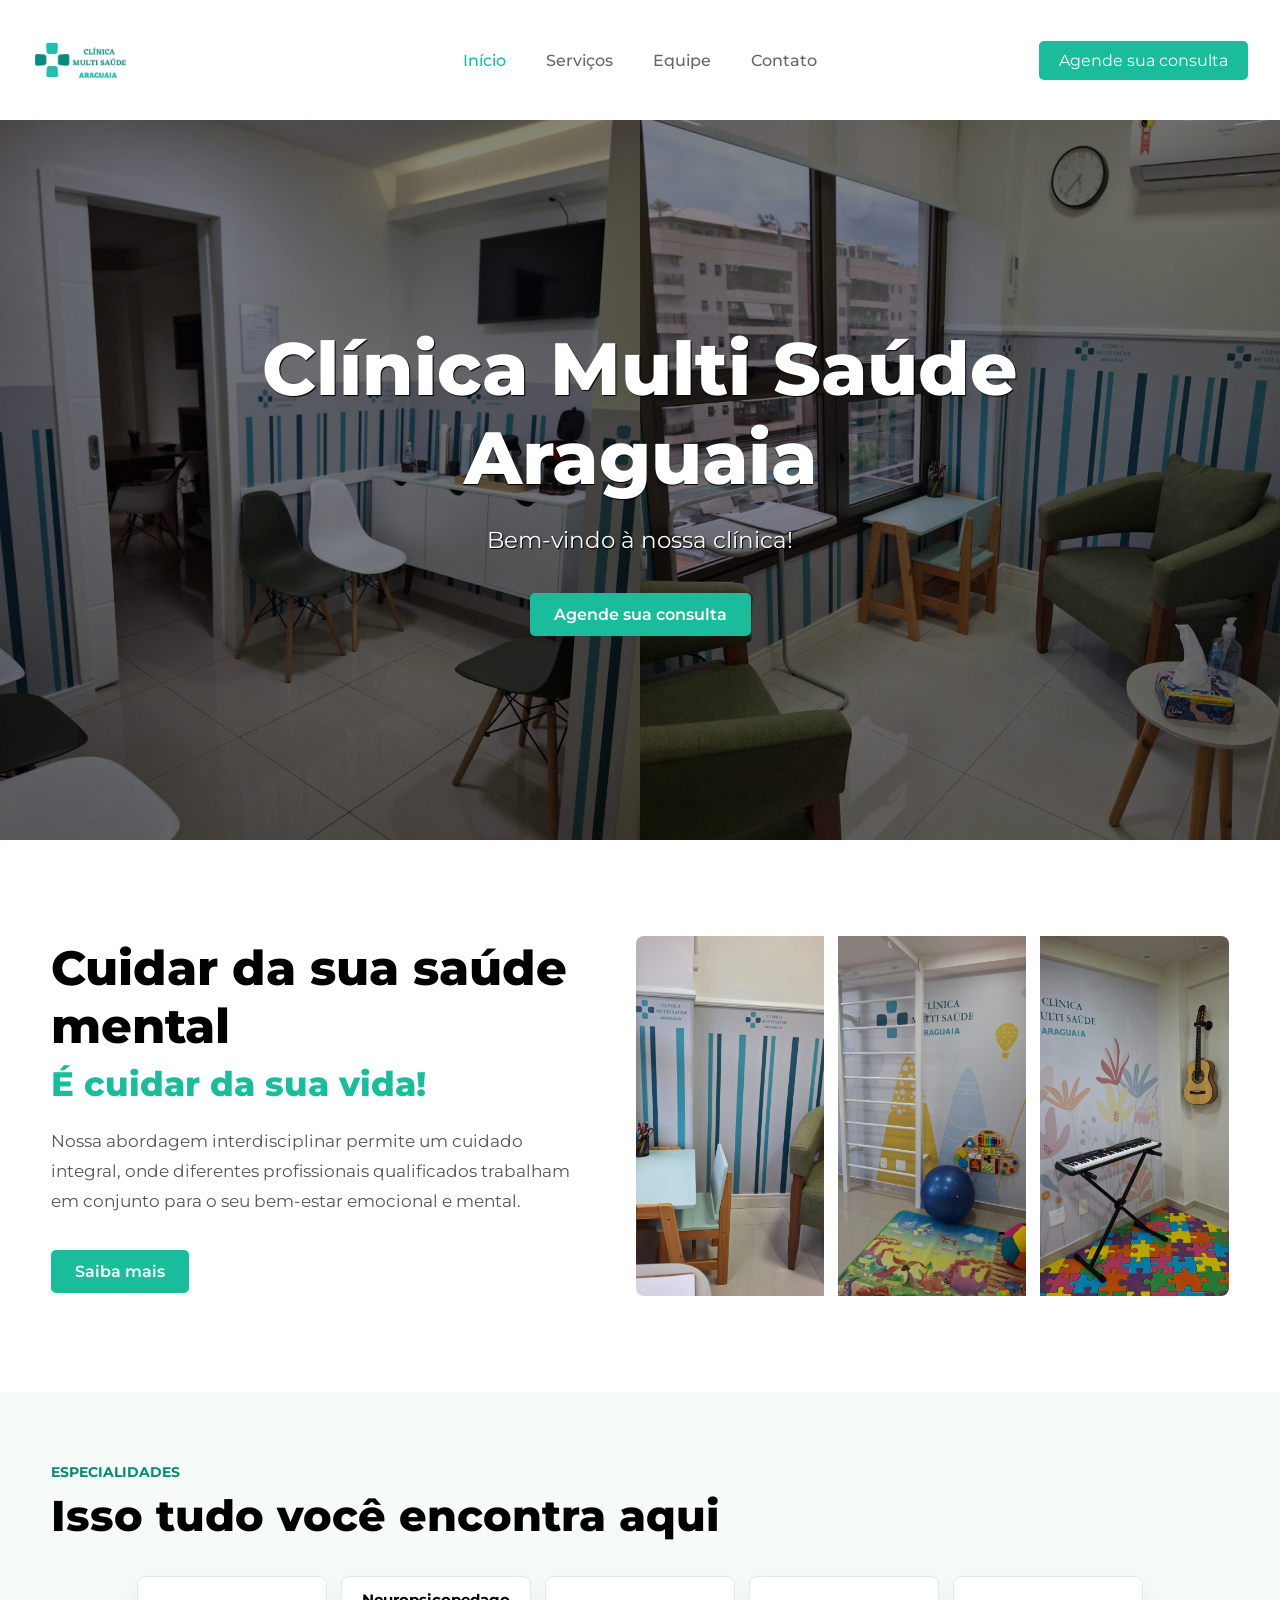
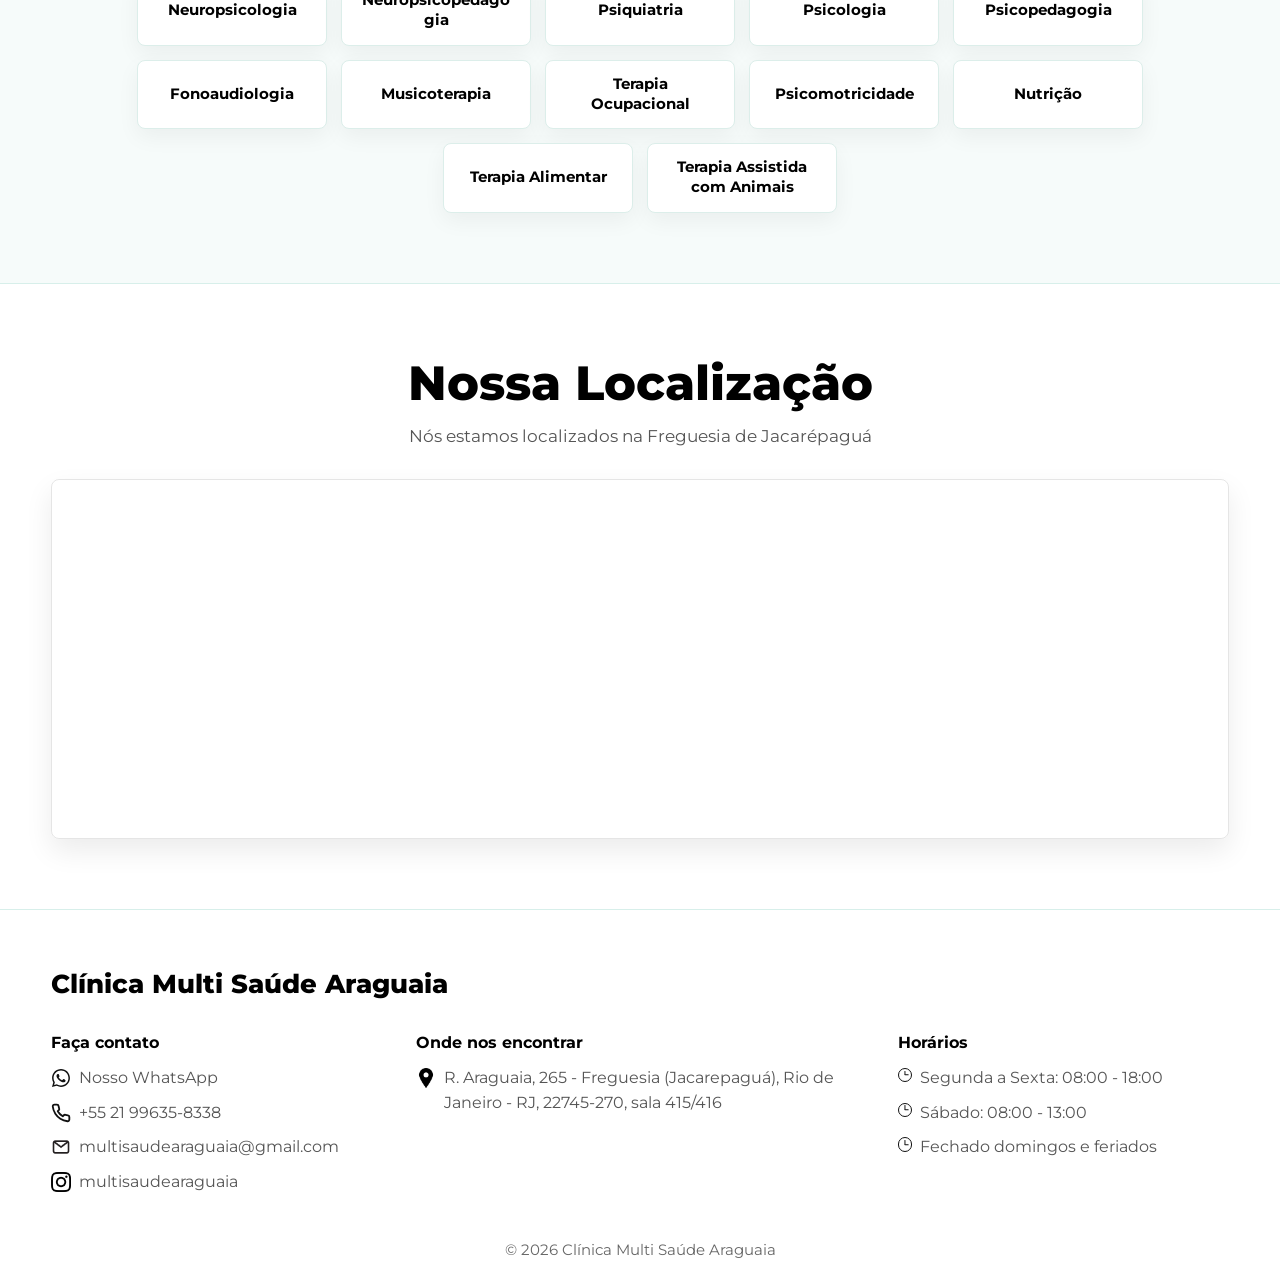
<file: index.html>
<!DOCTYPE html>
<html lang="pt-br">
<head>
    <meta charset="UTF-8">
    <meta name="viewport" content="width=device-width, initial-scale=1.0">
    <title>Clínica Multi Saúde Araguaia</title>
    <link rel="stylesheet" href="main.css">
    <link rel="preconnect" href="https://fonts.googleapis.com">
    <link rel="preconnect" href="https://fonts.gstatic.com" crossorigin>
    <link href="https://fonts.googleapis.com/css2?family=Montserrat:wght@400;500;600;700;800&display=swap" rel="stylesheet">
</head>
<body>
    <header>
        <a href="index.html" aria-label="Página inicial da Clínica Multi Saúde Araguaia">
            <img src="assets/images/logo-clinica-multi-saude.png" alt="Logo da Clínica Multi Saúde Araguaia" class="logo">
        </a>

        <nav>
            <div class="div-son">
                <a class="a-ativo" href="index.html">Início</a>
                <a href="servicos.html">Serviços</a>
                <a href="equipe.html">Equipe</a>
                <a href="contato.html">Contato</a>
            </div>
        </nav>

        <a class="button-header a-button" href="https://wa.me/5521996358338?text=Ol%C3%A1%21%20Gostaria%20de%20agendar%20uma%20consulta">Agende sua consulta</a>
    </header>

    <main>
        <section class="hero-home">
            <img src="assets/images/clinica-ambiente-04.jpeg" alt="Ambiente da Clínica Multi Saúde Araguaia" class="hero-image hero-image-left">
            <img src="assets/images/clinica-ambiente-03.jpeg" alt="Sala da Clínica Multi Saúde Araguaia" class="hero-image hero-image-right">
            <div class="hero-overlay"></div>
            <div class="hero-content">
                <h1>Clínica Multi Saúde Araguaia</h1>
                <p>Bem-vindo à nossa clínica!</p>
                <a class="button-hero" href="https://wa.me/5521996358338?text=Ol%C3%A1%21%20Gostaria%20de%20agendar%20uma%20consulta">Agende sua consulta</a>
            </div>
        </section>

        <section class="home-intro">
            <div>
                <h2>Cuidar da sua saúde mental</h2>
                <h3>É cuidar da sua vida!</h3>
                <p>Nossa abordagem interdisciplinar permite um cuidado integral, onde diferentes profissionais qualificados trabalham em conjunto para o seu bem-estar emocional e mental.</p>
                <a class="saiba-mais" href="https://wa.me/5521996358338?text=Gostaria%20de%20saber%20mais%20sobre%20as%20especialidades%20atendidas%20na%20cl%C3%ADnica">Saiba mais</a>
            </div>

            <div class="intro-gallery" aria-label="Ambientes da clínica">
                <img src="assets/images/clinica-ambiente-02.jpeg" alt="Ambiente da clínica">
                <img src="assets/images/clinica-ambiente-01.jpeg" alt="Espaço de atendimento da clínica">
                <img src="assets/images/clinica-ambiente-05.jpeg" alt="Recepção da clínica">
            </div>
        </section>

        <section class="especialidades-resumo" aria-labelledby="especialidades-titulo">
            <div class="section-heading">
                <span>Especialidades</span>
                <h2 id="especialidades-titulo">Isso tudo você encontra aqui</h2>
            </div>

            <div class="cards-resumo">
                <article><a class='card-link' href='https://wa.me/5521996358338?text=Ol%C3%A1!%20Gostaria%20de%20mais%20informa%C3%A7%C3%B5es%20sobre%20o%20servi%C3%A7o%20de%20Neuropsicologia.'>Neuropsicologia</a></article>
                <article><a class='card-link' href='https://wa.me/5521996358338?text=Ol%C3%A1!%20Gostaria%20de%20mais%20informa%C3%A7%C3%B5es%20sobre%20o%20servi%C3%A7o%20de%20Neuropsicopedagogia.'>Neuropsicopedagogia</a></article>
                <article><a class='card-link' href='https://wa.me/5521996358338?text=Ol%C3%A1!%20Gostaria%20de%20mais%20informa%C3%A7%C3%B5es%20sobre%20o%20servi%C3%A7o%20de%20Psiquiatria.'>Psiquiatria</a></article>
                <article><a class='card-link' href='https://wa.me/5521996358338?text=Ol%C3%A1!%20Gostaria%20de%20mais%20informa%C3%A7%C3%B5es%20sobre%20o%20servi%C3%A7o%20de%20Psicologia.'>Psicologia</a></article>
                <article><a class='card-link' href='https://wa.me/5521996358338?text=Ol%C3%A1!%20Gostaria%20de%20mais%20informa%C3%A7%C3%B5es%20sobre%20o%20servi%C3%A7o%20de%20Psicopedagogia.'>Psicopedagogia</a></article>
                <article><a class='card-link' href='https://wa.me/5521996358338?text=Ol%C3%A1!%20Gostaria%20de%20mais%20informa%C3%A7%C3%B5es%20sobre%20o%20servi%C3%A7o%20de%20Fonoaudiologia.'>Fonoaudiologia</a></article>
                <article><a class='card-link' href='https://wa.me/5521996358338?text=Ol%C3%A1!%20Gostaria%20de%20mais%20informa%C3%A7%C3%B5es%20sobre%20o%20servi%C3%A7o%20de%20Musicoterapia.'>Musicoterapia</a></article>
                <article><a class='card-link' href='https://wa.me/5521996358338?text=Ol%C3%A1!%20Gostaria%20de%20mais%20informa%C3%A7%C3%B5es%20sobre%20o%20servi%C3%A7o%20de%20Terapia%20Ocupacional.'>Terapia Ocupacional</a></article>
                <article><a class='card-link' href='https://wa.me/5521996358338?text=Ol%C3%A1!%20Gostaria%20de%20mais%20informa%C3%A7%C3%B5es%20sobre%20o%20servi%C3%A7o%20de%20Psicomotricidade.'>Psicomotricidade</a></article>
                <article><a class='card-link' href='https://wa.me/5521996358338?text=Ol%C3%A1!%20Gostaria%20de%20mais%20informa%C3%A7%C3%B5es%20sobre%20o%20servi%C3%A7o%20de%20Nutri%C3%A7%C3%A3o.'>Nutrição</a></article>
                <article><a class='card-link' href='https://wa.me/5521996358338?text=Ol%C3%A1!%20Gostaria%20de%20mais%20informa%C3%A7%C3%B5es%20sobre%20o%20servi%C3%A7o%20de%20Terapia%20Alimentar.'>Terapia Alimentar</a></article>
                <article><a class='card-link' href='https://wa.me/5521996358338?text=Ol%C3%A1!%20Gostaria%20de%20mais%20informa%C3%A7%C3%B5es%20sobre%20o%20servi%C3%A7o%20de%20Terapia%20Assistida%20com%20Animais.'>Terapia Assistida com Animais</a></article>
            </div>
        </section>

        <section class="sobre-section">
            <div class="section-heading location-heading">
                <h1>Nossa Localização</h1>
                <p>Nós estamos localizados na Freguesia de Jacarépaguá</p>
            </div>
            <iframe src="https://www.google.com/maps/embed?pb=!1m18!1m12!1m3!1d3674.3453808333275!2d-43.3448821!3d-22.937504!2m3!1f0!2f0!3f0!3m2!1i1024!2i768!4f13.1!3m3!1m2!1s0x9bd963d129df23%3A0xee9b6e2b0e02d8f0!2sMulti%20Sa%C3%BAde%20Araguaia!5e0!3m2!1spt-BR!2sbr!4v1777832174890!5m2!1spt-BR!2sbr" class="maps-iframe" allowfullscreen="" loading="lazy" title="Localização da Clínica Multi Saúde Araguaia no Google Maps"></iframe>
        </section>
    </main>

    <footer>
        <h2>Clínica Multi Saúde Araguaia</h2>

        <section class="footer-grid">
            <div>
                <h3>Faça contato</h3>
                <a href="https://wa.me/5521996358338?text=Ol%C3%A1%21%20Gostaria%20de%20agendar%20uma%20consulta"><img class="footer-icon-img" src="assets/icons/whatsapp-black.svg" alt="" aria-hidden="true">Nosso WhatsApp</a>
                <a href="tel:+5521996358338"><img class="footer-icon-img" src="assets/icons/phone-black.svg" alt="" aria-hidden="true">+55 21 99635-8338</a>
                <a href="mailto:multisaudearaguaia@gmail.com"><img class="footer-icon-img" src="assets/icons/email.png" alt="" aria-hidden="true">multisaudearaguaia@gmail.com</a>
                <a href="https://www.instagram.com/multisaudearaguaia/"><img class="footer-icon-img" src="assets/icons/instagram.png" alt="" aria-hidden="true">multisaudearaguaia</a>
            </div>

            <div>
                <h3>Onde nos encontrar</h3>
                <a href="https://share.google/y9z24kZQit54DE8ys"><img class="footer-icon-img" src="assets/icons/location.png" alt="" aria-hidden="true"> R. Araguaia, 265 - Freguesia (Jacarepaguá), Rio de Janeiro - RJ, 22745-270, sala 415/416</a>
            </div>


            <div>
                <h3>Horários</h3>
                <p><span class="footer-icon footer-clock" aria-hidden="true"></span> Segunda a Sexta: 08:00 - 18:00</p>
                <p><span class="footer-icon footer-clock" aria-hidden="true"></span> Sábado: 08:00 - 13:00</p>
                <p><span class="footer-icon footer-clock" aria-hidden="true"></span> Fechado domingos e feriados</p>
            </div>
        </section>

        <p class="p-low">&copy; 2026 Clínica Multi Saúde Araguaia</p>
    </footer>

    <script src="arquivo.js"></script>
</body>
</html>
</file>
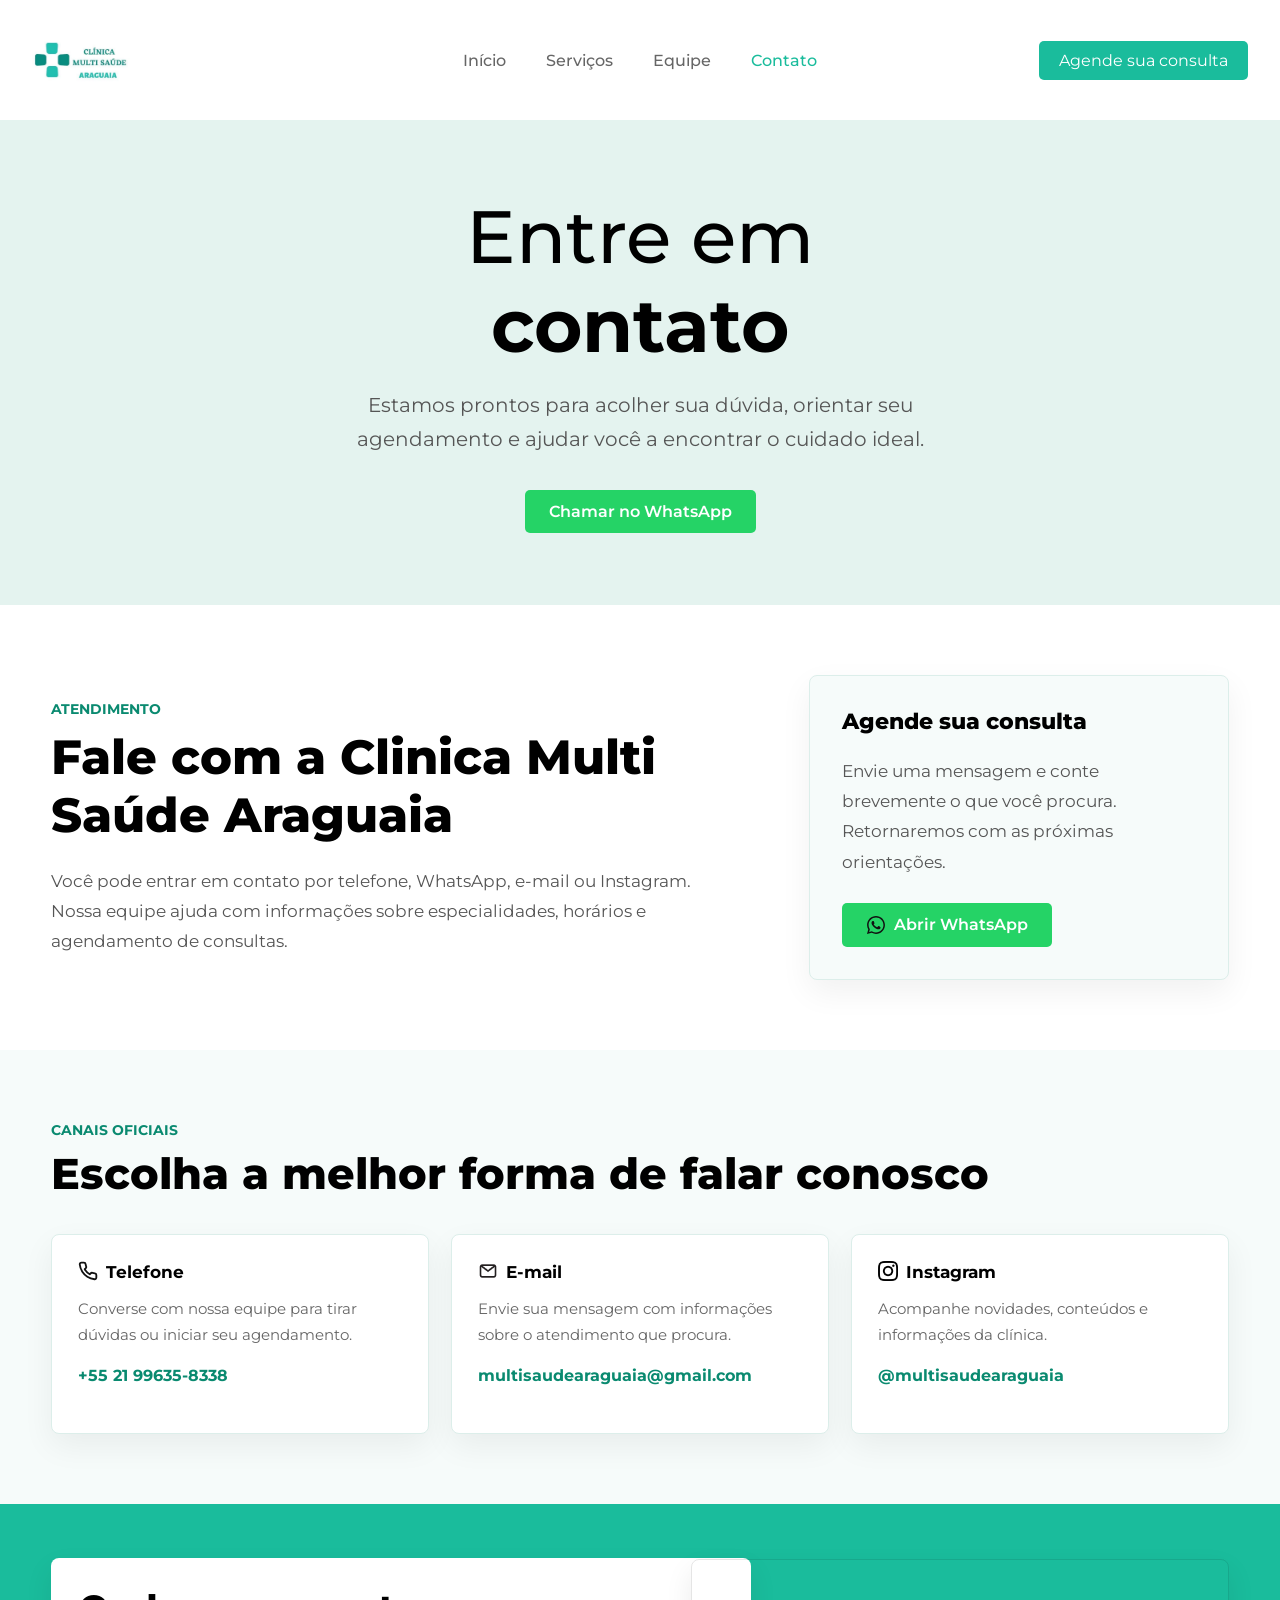
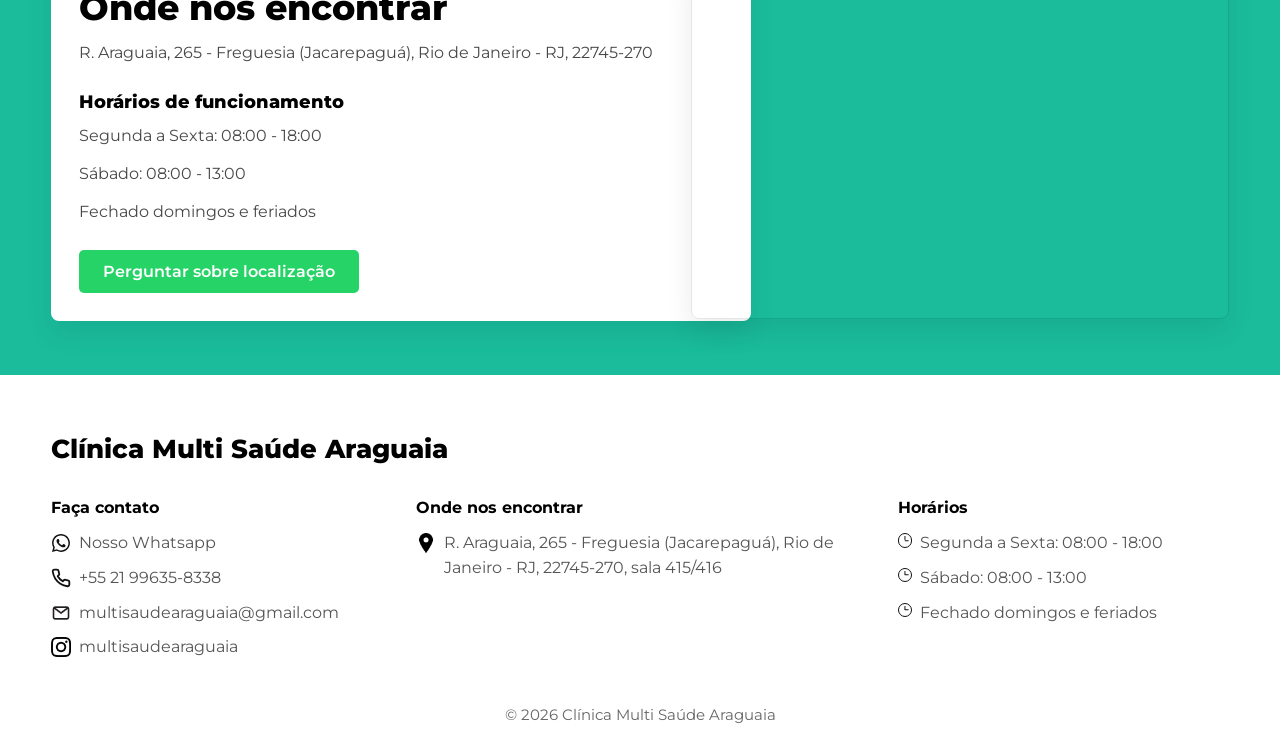
<file: contato.html>
<!DOCTYPE html>
<html lang="pt-br">
<head>
    <meta charset="UTF-8">
    <meta name="viewport" content="width=device-width, initial-scale=1.0">
    <title>Contato | Clinica Multi Saude Araguaia</title>
    <link rel="stylesheet" href="contato.css">
    <link rel="preconnect" href="https://fonts.googleapis.com">
    <link rel="preconnect" href="https://fonts.gstatic.com" crossorigin>
    <link href="https://fonts.googleapis.com/css2?family=Montserrat:wght@400;500;600;700;800&display=swap" rel="stylesheet">
</head>
<body>
    <header>
        <a href="index.html" aria-label="Página inicial da Clínica Multi Saúde Araguaia">
            <img src="assets/images/logo-clinica-multi-saude.png" alt="Logo da Clínica Multi Saúde Araguaia" class="logo">
        </a>

        <nav>
            <div class="div-son">
                <a href="index.html">Início</a>
                <a href="servicos.html">Serviços</a>
                <a href="equipe.html">Equipe</a>
                <a class="a-ativo" href="contato.html">Contato</a>
            </div>
        </nav>

        <a class="button-header a-button" href="https://wa.me/5521996358338?text=Ol%C3%A1%21%20Gostaria%20de%20agendar%20uma%20consulta">Agende sua consulta</a>
    </header>

    <main>
        <section class="hero-contato">
            <div class="hero-content">
                <h1>Entre em <b>contato</b></h1>
                <p>Estamos prontos para acolher sua dúvida, orientar seu agendamento e ajudar você a encontrar o cuidado ideal.</p>
                <a class="button-hero" href="https://wa.me/5521996358338?text=Ola! Gostaria de agendar uma consulta">Chamar no WhatsApp</a>
            </div>
        </section>

        <section class="contato-intro">
            <div>
                <span>Atendimento</span>
                <h2>Fale com a Clinica Multi Saúde Araguaia</h2>
                <p>Você pode entrar em contato por telefone, WhatsApp, e-mail ou Instagram. Nossa equipe ajuda com informações sobre especialidades, horários e agendamento de consultas.</p>
            </div>

            <div class="contato-card">
                <h3>Agende sua consulta</h3>
                <p>Envie uma mensagem e conte brevemente o que você procura. Retornaremos com as próximas orientações.</p>
                <a href="https://wa.me/5521996358338?text=Ola! Gostaria de agendar uma consulta"><img class="contact-icon" src="assets/icons/whatsapp-black.svg" alt="" aria-hidden="true">Abrir WhatsApp</a>
            </div>
        </section>

        <section class="canais" aria-labelledby="canais-titulo">
            <div class="section-heading">
                <span>Canais oficiais</span>
                <h2 id="canais-titulo">Escolha a melhor forma de falar conosco</h2>
            </div>

            <div class="cards-contato">
                <article>
                    <a class='card-link' href='tel:+5521996358338'>
                        <h3><img class="contact-icon" src="assets/icons/phone-black.svg" alt="" aria-hidden="true">Telefone</h3>
                        <p>Converse com nossa equipe para tirar dúvidas ou iniciar seu agendamento.</p>
                        <strong>+55 21 99635-8338</strong>
                    </a>
                </article>
                <article>
                    <a class='card-link' href='mailto:multisaudearaguaia@gmail.com'>
                        <h3><img class="contact-icon" src="assets/icons/email.png" alt="" aria-hidden="true">E-mail</h3>
                        <p>Envie sua mensagem com informações sobre o atendimento que procura.</p>
                        <strong>multisaudearaguaia@gmail.com</strong>
                    </a>
                </article>
                <article>
                    <a class='card-link' href='https://www.instagram.com/multisaudearaguaia/'>
                        <h3><img class="contact-icon" src="assets/icons/instagram.png" alt="" aria-hidden="true">Instagram</h3>
                        <p>Acompanhe novidades, conteúdos e informações da clínica.</p>
                        <strong>@multisaudearaguaia</strong>
                    </a>
                </article>
            </div>
        </section>

        <section class="localizacao">
            <div class="localizacao-texto">
                <h2>Onde nos encontrar</h2>
                <p>R. Araguaia, 265 - Freguesia (Jacarepaguá), Rio de Janeiro - RJ, 22745-270</p>
                <h3>Horários de funcionamento</h3>
                <p>Segunda a Sexta: 08:00 - 18:00</p>
                <p>Sábado: 08:00 - 13:00</p>
                <p>Fechado domingos e feriados</p>
                <a href='https://wa.me/5521996358338?text=Ol%C3%A1!%20Gostaria%20de%20mais%20informa%C3%A7%C3%B5es%20sobre%20a%20localiza%C3%A7%C3%A3o%20da%20cl%C3%ADnica.'>Perguntar sobre localização</a>
            </div>
            <iframe src="https://www.google.com/maps/embed?pb=!1m18!1m12!1m3!1d3674.3453808333275!2d-43.3448821!3d-22.937504!2m3!1f0!2f0!3f0!3m2!1i1024!2i768!4f13.1!3m3!1m2!1s0x9bd963d129df23%3A0xee9b6e2b0e02d8f0!2sMulti%20Sa%C3%BAde%20Araguaia!5e0!3m2!1spt-BR!2sbr!4v1777832174890!5m2!1spt-BR!2sbr" class="maps-iframe" allowfullscreen="" loading="lazy" title="Localizacao da Clinica Multi Saude Araguaia no Google Maps"></iframe>
        </section>
    </main>

    <footer>
        <h2>Clínica Multi Saúde Araguaia</h2>

        <section class="footer-grid">
            <div>
                <h3>Faça contato</h3>
                <a href="https://wa.me/5521996358338?text=Ol%C3%A1%21%20Gostaria%20de%20agendar%20uma%20consulta"><img class="footer-icon-img" src="assets/icons/whatsapp-black.svg" alt="" aria-hidden="true">Nosso Whatsapp</a>
                <a href="tel:+5521996358338"><img class="footer-icon-img" src="assets/icons/phone-black.svg" alt="" aria-hidden="true">+55 21 99635-8338</a>
                <a href="mailto:multisaudearaguaia@gmail.com"><img class="footer-icon-img" src="assets/icons/email.png" alt="" aria-hidden="true">multisaudearaguaia@gmail.com</a>
                <a href="https://www.instagram.com/multisaudearaguaia/"><img class="footer-icon-img" src="assets/icons/instagram.png" alt="" aria-hidden="true">multisaudearaguaia</a>
            </div>

            <div>
                <h3>Onde nos encontrar</h3>
                <a href="https://share.google/y9z24kZQit54DE8ys"><img class="footer-icon-img" src="assets/icons/location.png" alt="" aria-hidden="true"> R. Araguaia, 265 - Freguesia (Jacarepaguá), Rio de Janeiro - RJ, 22745-270, sala 415/416</a>
            </div>


            <div>
                <h3>Horários</h3>
                <p><span class="footer-icon footer-clock" aria-hidden="true"></span> Segunda a Sexta: 08:00 - 18:00</p>
                <p><span class="footer-icon footer-clock" aria-hidden="true"></span> Sábado: 08:00 - 13:00</p>
                <p><span class="footer-icon footer-clock" aria-hidden="true"></span> Fechado domingos e feriados</p>
            </div>
        </section>

        <p class="p-low">&copy; 2026 Clínica Multi Saúde Araguaia</p>
    </footer>

    <script src="arquivo.js"></script>
</body>
</html>
</file>
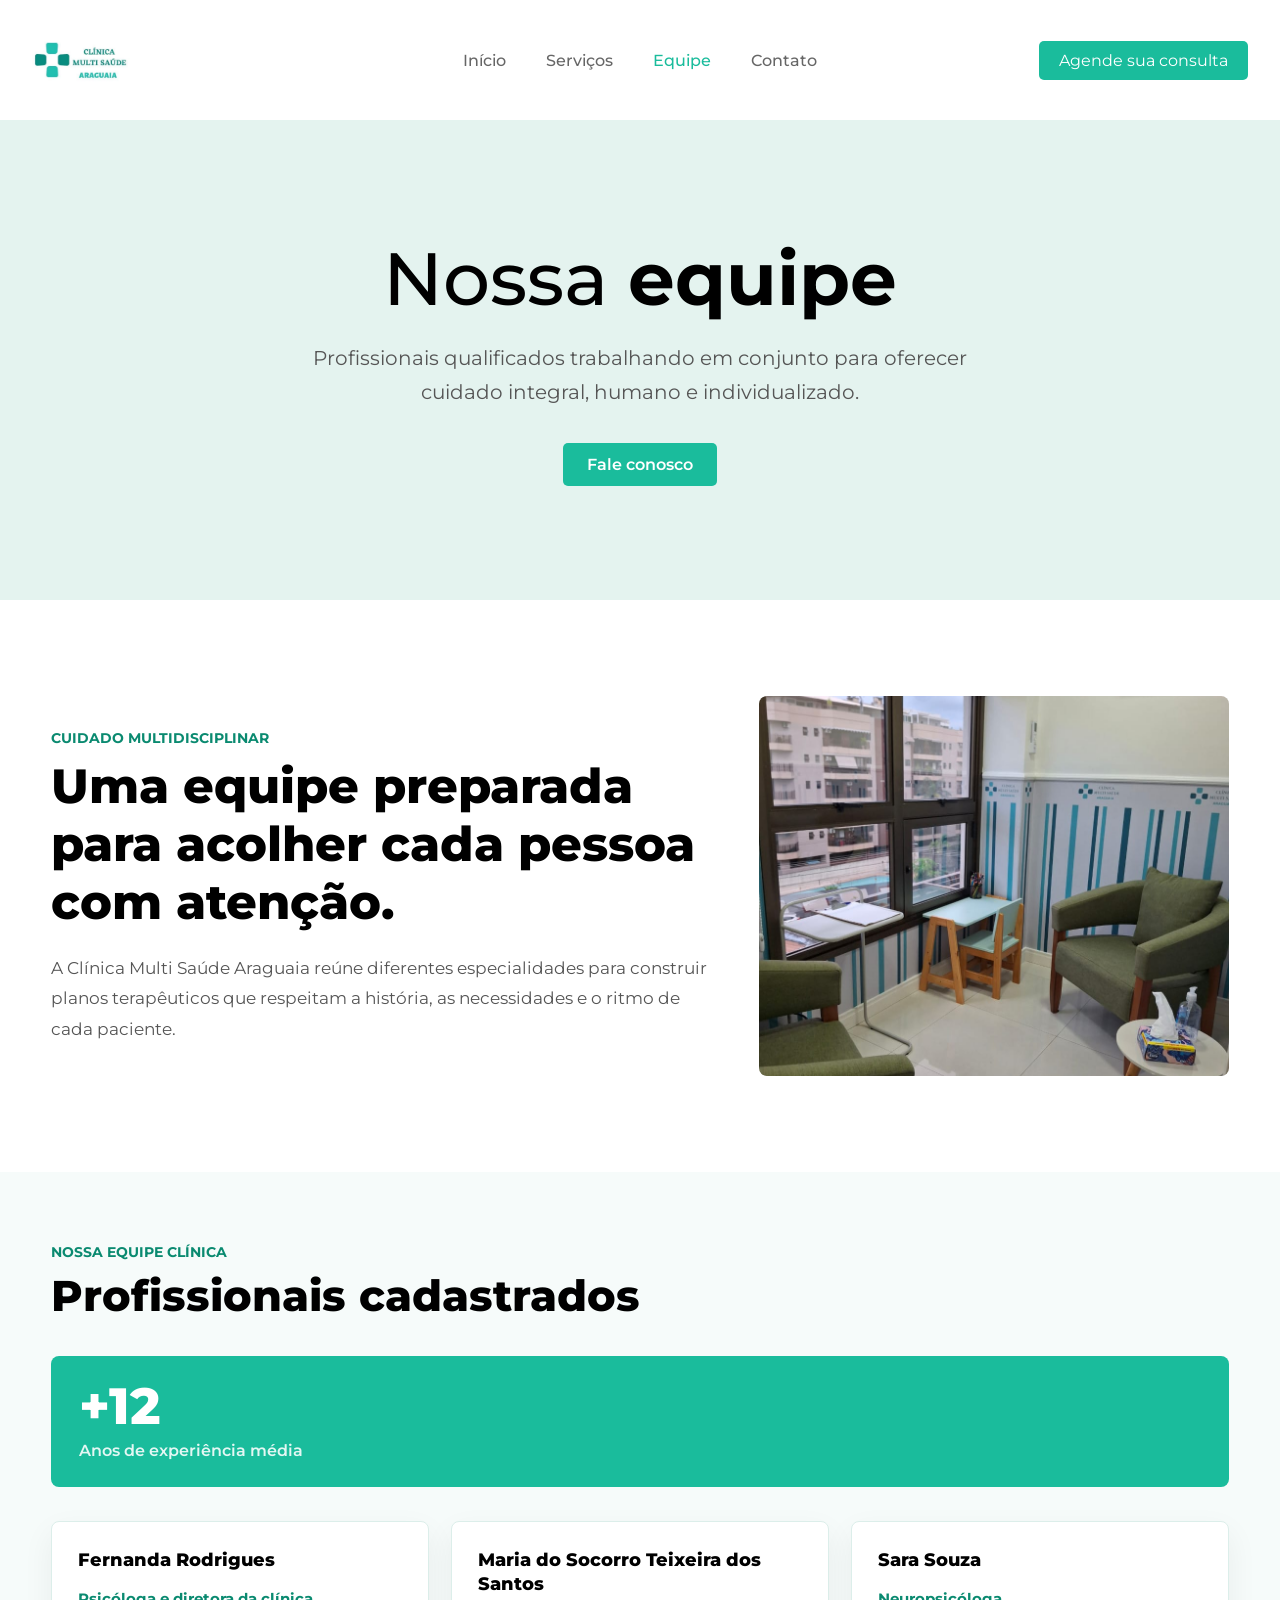
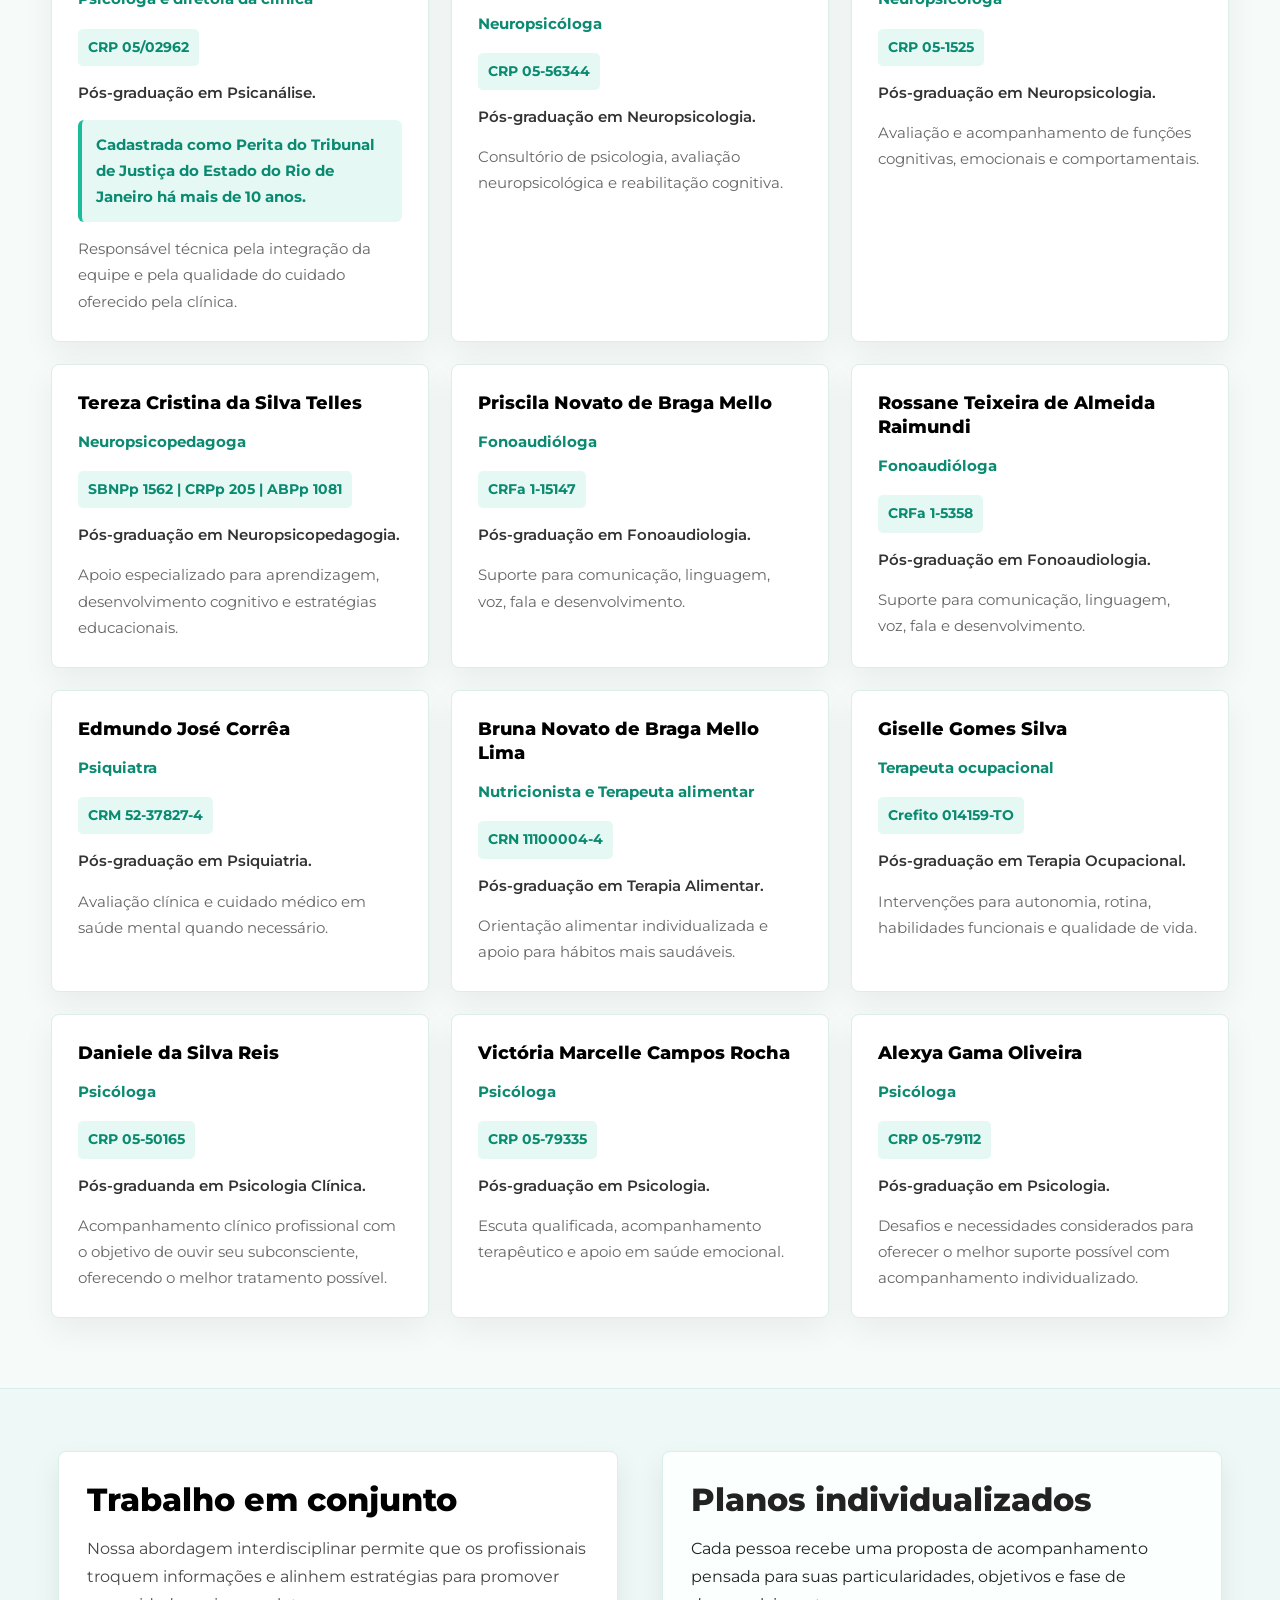
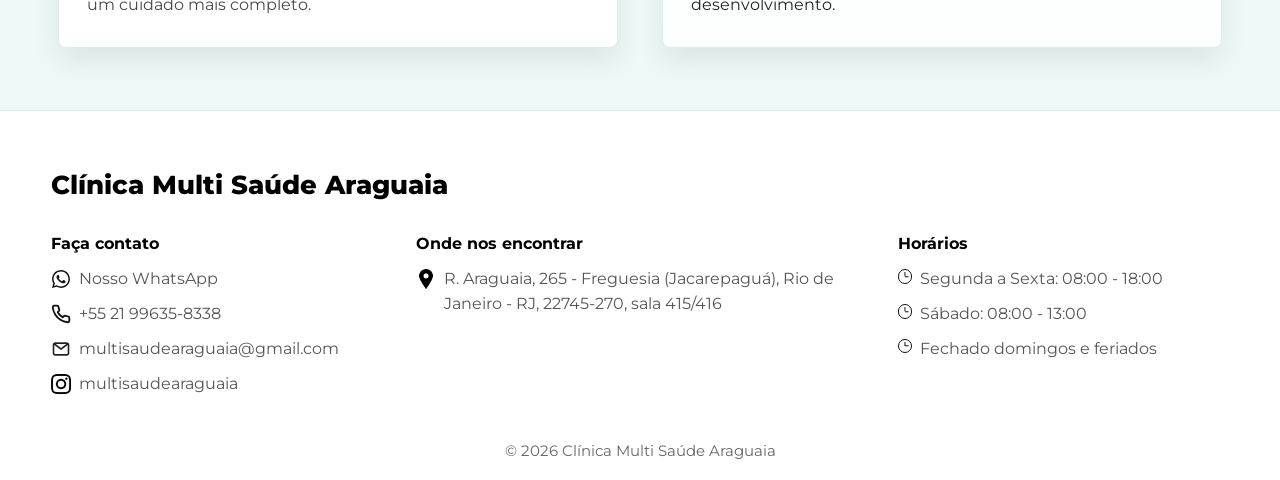
<file: equipe.html>
<!DOCTYPE html>
<html lang="pt-br">
<head>
    <meta charset="UTF-8">
    <meta name="viewport" content="width=device-width, initial-scale=1.0">
    <title>Equipe | Clínica Multi Saúde Araguaia</title>
    <link rel="stylesheet" href="equipe.css">
    <link rel="preconnect" href="https://fonts.googleapis.com">
    <link rel="preconnect" href="https://fonts.gstatic.com" crossorigin>
    <link href="https://fonts.googleapis.com/css2?family=Montserrat:wght@400;500;600;700;800&display=swap" rel="stylesheet">
</head>
<body>
    <header>
        <a href="index.html" aria-label="Página inicial da Clínica Multi Saúde Araguaia">
            <img src="assets/images/logo-clinica-multi-saude.png" alt="Logo da Clínica Multi Saúde Araguaia" class="logo">
        </a>

        <nav>
            <div class="div-son">
                <a href="index.html">Início</a>
                <a href="servicos.html">Serviços</a>
                <a class="a-ativo" href="equipe.html">Equipe</a>
                <a href="contato.html">Contato</a>
            </div>
        </nav>

        <a class="button-header a-button" href="https://wa.me/5521996358338?text=Ol%C3%A1%21%20Gostaria%20de%20agendar%20uma%20consulta">Agende sua consulta</a>
    </header>

    <main>
        <section class="hero-equipe">
            <div class="hero-content">
                <h1>Nossa <b>equipe</b></h1>
                <p>Profissionais qualificados trabalhando em conjunto para oferecer cuidado integral, humano e individualizado.</p>
                <a class="button-hero" href="https://wa.me/5521996358338?text=Ol%C3%A1%21%20Gostaria%20de%20conhecer%20a%20equipe%20da%20cl%C3%ADnica">Fale conosco</a>
            </div>
        </section>

        <section class="equipe-intro">
            <div>
                <span>Cuidado multidisciplinar</span>
                <h2>Uma equipe preparada para acolher cada pessoa com atenção.</h2>
                <p>A Clínica Multi Saúde Araguaia reúne diferentes especialidades para construir planos terapêuticos que respeitam a história, as necessidades e o ritmo de cada paciente.</p>
            </div>
            <img src="assets/images/clinica-ambiente-03.jpeg" alt="Espaço de atendimento da clínica">
        </section>

        <section class="profissionais" aria-labelledby="profissionais-titulo">
            <div class="section-heading">
                <span>Nossa equipe clínica</span>
                <h2 id="profissionais-titulo">Profissionais cadastrados</h2>
            </div>

            <div class="qualificacoes">
                <article>
                    <strong>+12</strong>
                    <span>Anos de experiência média</span>
                </article>
            </div>

            <div class="cards-equipe">
                <article class="diretora-tecnica">
                    <a class='card-link' href='https://wa.me/5521996358338?text=Ol%C3%A1!%20Gostaria%20de%20mais%20informa%C3%A7%C3%B5es%20sobre%20a%20profissional%20Fernanda%20Rodrigues.'>
<h3>Fernanda Rodrigues</h3>
                    <p class="cargo">Psicóloga e diretora da clínica</p>
                    <p class="registro">CRP 05/02962</p>
                    <p class="formacao">Pós-graduação em Psicanálise.</p>
                    <p class="perita-destaque">Cadastrada como Perita do Tribunal de Justiça do Estado do Rio de Janeiro há mais de 10 anos.</p>
                    <p>Responsável técnica pela integração da equipe e pela qualidade do cuidado oferecido pela clínica.</p>
                    </a>
                </article>
                <article>
                    <a class='card-link' href='https://wa.me/5521996358338?text=Ol%C3%A1!%20Gostaria%20de%20mais%20informa%C3%A7%C3%B5es%20sobre%20a%20profissional%20Maria%20do%20Socorro%20Teixeira%20dos%20Santos.'>
<h3>Maria do Socorro Teixeira dos Santos</h3>
                    <p class="cargo">Neuropsicóloga</p>
                    <p class="registro">CRP 05-56344</p>
                    <p class="formacao">Pós-graduação em Neuropsicologia.</p>
                    <p>Consultório de psicologia, avaliação neuropsicológica e reabilitação cognitiva.</p>
                    </a>
                </article>
                <article>
                    <a class='card-link' href='https://wa.me/5521996358338?text=Ol%C3%A1!%20Gostaria%20de%20mais%20informa%C3%A7%C3%B5es%20sobre%20a%20profissional%20Sara%20Souza.'>
<h3>Sara Souza</h3>
                    <p class="cargo">Neuropsicóloga</p>
                    <p class="registro">CRP 05-1525</p>
                    <p class="formacao">Pós-graduação em Neuropsicologia.</p>
                    <p>Avaliação e acompanhamento de funções cognitivas, emocionais e comportamentais.</p>
                    </a>
                </article>
                <article>
                    <a class='card-link' href='https://wa.me/5521996358338?text=Ol%C3%A1!%20Gostaria%20de%20mais%20informa%C3%A7%C3%B5es%20sobre%20a%20profissional%20Tereza%20Cristina%20da%20Silva%20Telles.'>
<h3>Tereza Cristina da Silva Telles</h3>
                    <p class="cargo">Neuropsicopedagoga</p>
                    <p class="registro">SBNPp 1562 | CRPp 205 | ABPp 1081</p>
                    <p class="formacao">Pós-graduação em Neuropsicopedagogia.</p>
                    <p>Apoio especializado para aprendizagem, desenvolvimento cognitivo e estratégias educacionais.</p>
                    </a>
                </article>
                <article>
                    <a class='card-link' href='https://wa.me/5521996358338?text=Ol%C3%A1!%20Gostaria%20de%20mais%20informa%C3%A7%C3%B5es%20sobre%20a%20profissional%20Priscila%20Novato%20de%20Braga%20Mello.'>
<h3>Priscila Novato de Braga Mello</h3>
                    <p class="cargo">Fonoaudióloga</p>
                    <p class="registro">CRFa 1-15147</p>
                    <p class="formacao">Pós-graduação em Fonoaudiologia.</p>
                    <p>Suporte para comunicação, linguagem, voz, fala e desenvolvimento.</p>
                    </a>
                </article>
                <article>
                    <a class='card-link' href='https://wa.me/5521996358338?text=Ol%C3%A1!%20Gostaria%20de%20mais%20informa%C3%A7%C3%B5es%20sobre%20a%20profissional%20Rossane%20Teixeira%20de%20Almeida%20Raimundi.'>
<h3>Rossane Teixeira de Almeida Raimundi</h3>
                    <p class="cargo">Fonoaudióloga</p>
                    <p class="registro">CRFa 1-5358</p>
                    <p class="formacao">Pós-graduação em Fonoaudiologia.</p>
                    <p>Suporte para comunicação, linguagem, voz, fala e desenvolvimento.</p>
                    </a>
                </article>
                <article>
                    <a class='card-link' href='https://wa.me/5521996358338?text=Ol%C3%A1!%20Gostaria%20de%20mais%20informa%C3%A7%C3%B5es%20sobre%20a%20profissional%20Edmundo%20Jos%C3%A9%20Corr%C3%AAa.'>
<h3>Edmundo José Corrêa</h3>
                    <p class="cargo">Psiquiatra</p>
                    <p class="registro">CRM 52-37827-4</p>
                    <p class="formacao">Pós-graduação em Psiquiatria.</p>
                    <p>Avaliação clínica e cuidado médico em saúde mental quando necessário.</p>
                    </a>
                </article>
                <article>
                    <a class='card-link' href='https://wa.me/5521996358338?text=Ol%C3%A1!%20Gostaria%20de%20mais%20informa%C3%A7%C3%B5es%20sobre%20a%20profissional%20Bruna%20Novato%20de%20Braga%20Mello%20Lima.'>
<h3>Bruna Novato de Braga Mello Lima</h3>
                    <p class="cargo">Nutricionista e Terapeuta alimentar</p>
                    <p class="registro">CRN 11100004-4</p>
                    <p class="formacao">Pós-graduação em Terapia Alimentar.</p>
                    <p>Orientação alimentar individualizada e apoio para hábitos mais saudáveis.</p>
                    </a>
                </article>
                <article>
                    <a class='card-link' href='https://wa.me/5521996358338?text=Ol%C3%A1!%20Gostaria%20de%20mais%20informa%C3%A7%C3%B5es%20sobre%20a%20profissional%20Giselle%20Gomes%20Silva.'>
<h3>Giselle Gomes Silva</h3>
                    <p class="cargo">Terapeuta ocupacional</p>
                    <p class="registro">Crefito 014159-TO</p>
                    <p class="formacao">Pós-graduação em Terapia Ocupacional.</p>
                    <p>Intervenções para autonomia, rotina, habilidades funcionais e qualidade de vida.</p>
                    </a>
                </article>
                <article>
                    <a class='card-link' href='https://wa.me/5521996358338?text=Ol%C3%A1!%20Gostaria%20de%20mais%20informa%C3%A7%C3%B5es%20sobre%20a%20profissional%20Daniele%20da%20Silva%20Reis.'>
<h3>Daniele da Silva Reis</h3>
                    <p class="cargo">Psicóloga</p>
                    <p class="registro">CRP 05-50165</p>
                    <p class="formacao">Pós-graduanda em Psicologia Clínica.</p>
                    <p>Acompanhamento clínico profissional com o objetivo de ouvir seu subconsciente, oferecendo o melhor tratamento possível.</p>
                    </a>
                </article>
                <article>
                    <a class='card-link' href='https://wa.me/5521996358338?text=Ol%C3%A1!%20Gostaria%20de%20mais%20informa%C3%A7%C3%B5es%20sobre%20a%20profissional%20Vict%C3%B3ria%20Marcelle%20Campos%20Rocha.'>
<h3>Victória Marcelle Campos Rocha</h3>
                    <p class="cargo">Psicóloga</p>
                    <p class="registro">CRP 05-79335</p>
                    <p class="formacao">Pós-graduação em Psicologia.</p>
                    <p>Escuta qualificada, acompanhamento terapêutico e apoio em saúde emocional.</p>
                    </a>
                </article>
                <article>
                    <a class='card-link' href='https://wa.me/5521996358338?text=Ol%C3%A1!%20Gostaria%20de%20mais%20informa%C3%A7%C3%B5es%20sobre%20a%20profissional%20Alexya%20Gama%20Oliveira.'>
<h3>Alexya Gama Oliveira</h3>
                    <p class="cargo">Psicóloga</p>
                    <p class="registro">CRP 05-79112</p>
                    <p class="formacao">Pós-graduação em Psicologia.</p>
                    <p>Desafios e necessidades considerados para oferecer o melhor suporte possível com acompanhamento individualizado.</p>
                    </a>
                </article>
            </div>
        </section>

        <section class="metodo">
            <div>
                <h2>Trabalho em conjunto</h2>
                <p>Nossa abordagem interdisciplinar permite que os profissionais troquem informações e alinhem estratégias para promover um cuidado mais completo.</p>
            </div>
            <div>
                <h2>Planos individualizados</h2>
                <p>Cada pessoa recebe uma proposta de acompanhamento pensada para suas particularidades, objetivos e fase de desenvolvimento.</p>
            </div>
        </section>
    </main>

    <footer>
        <h2>Clínica Multi Saúde Araguaia</h2>

        <section class="footer-grid">
            <div>
                <h3>Faça contato</h3>
                <a href="https://wa.me/5521996358338?text=Ol%C3%A1%21%20Gostaria%20de%20agendar%20uma%20consulta"><img class="footer-icon-img" src="assets/icons/whatsapp-black.svg" alt="" aria-hidden="true">Nosso WhatsApp</a>
                <a href="tel:+5521996358338"><img class="footer-icon-img" src="assets/icons/phone-black.svg" alt="" aria-hidden="true">+55 21 99635-8338</a>
                <a href="mailto:multisaudearaguaia@gmail.com"><img class="footer-icon-img" src="assets/icons/email.png" alt="" aria-hidden="true">multisaudearaguaia@gmail.com</a>
                <a href="https://www.instagram.com/multisaudearaguaia/"><img class="footer-icon-img" src="assets/icons/instagram.png" alt="" aria-hidden="true">multisaudearaguaia</a>
            </div>

            <div>
                <h3>Onde nos encontrar</h3>
                <a href="https://share.google/y9z24kZQit54DE8ys"><img class="footer-icon-img" src="assets/icons/location.png" alt="" aria-hidden="true"> R. Araguaia, 265 - Freguesia (Jacarepaguá), Rio de Janeiro - RJ, 22745-270, sala 415/416</a>
            </div>


            <div>
                <h3>Horários</h3>
                <p><span class="footer-icon footer-clock" aria-hidden="true"></span> Segunda a Sexta: 08:00 - 18:00</p>
                <p><span class="footer-icon footer-clock" aria-hidden="true"></span> Sábado: 08:00 - 13:00</p>
                <p><span class="footer-icon footer-clock" aria-hidden="true"></span> Fechado domingos e feriados</p>
            </div>
        </section>

        <p class="p-low">&copy; 2026 Clínica Multi Saúde Araguaia</p>
    </footer>

    <script src="arquivo.js"></script>
</body>
</html>
</file>
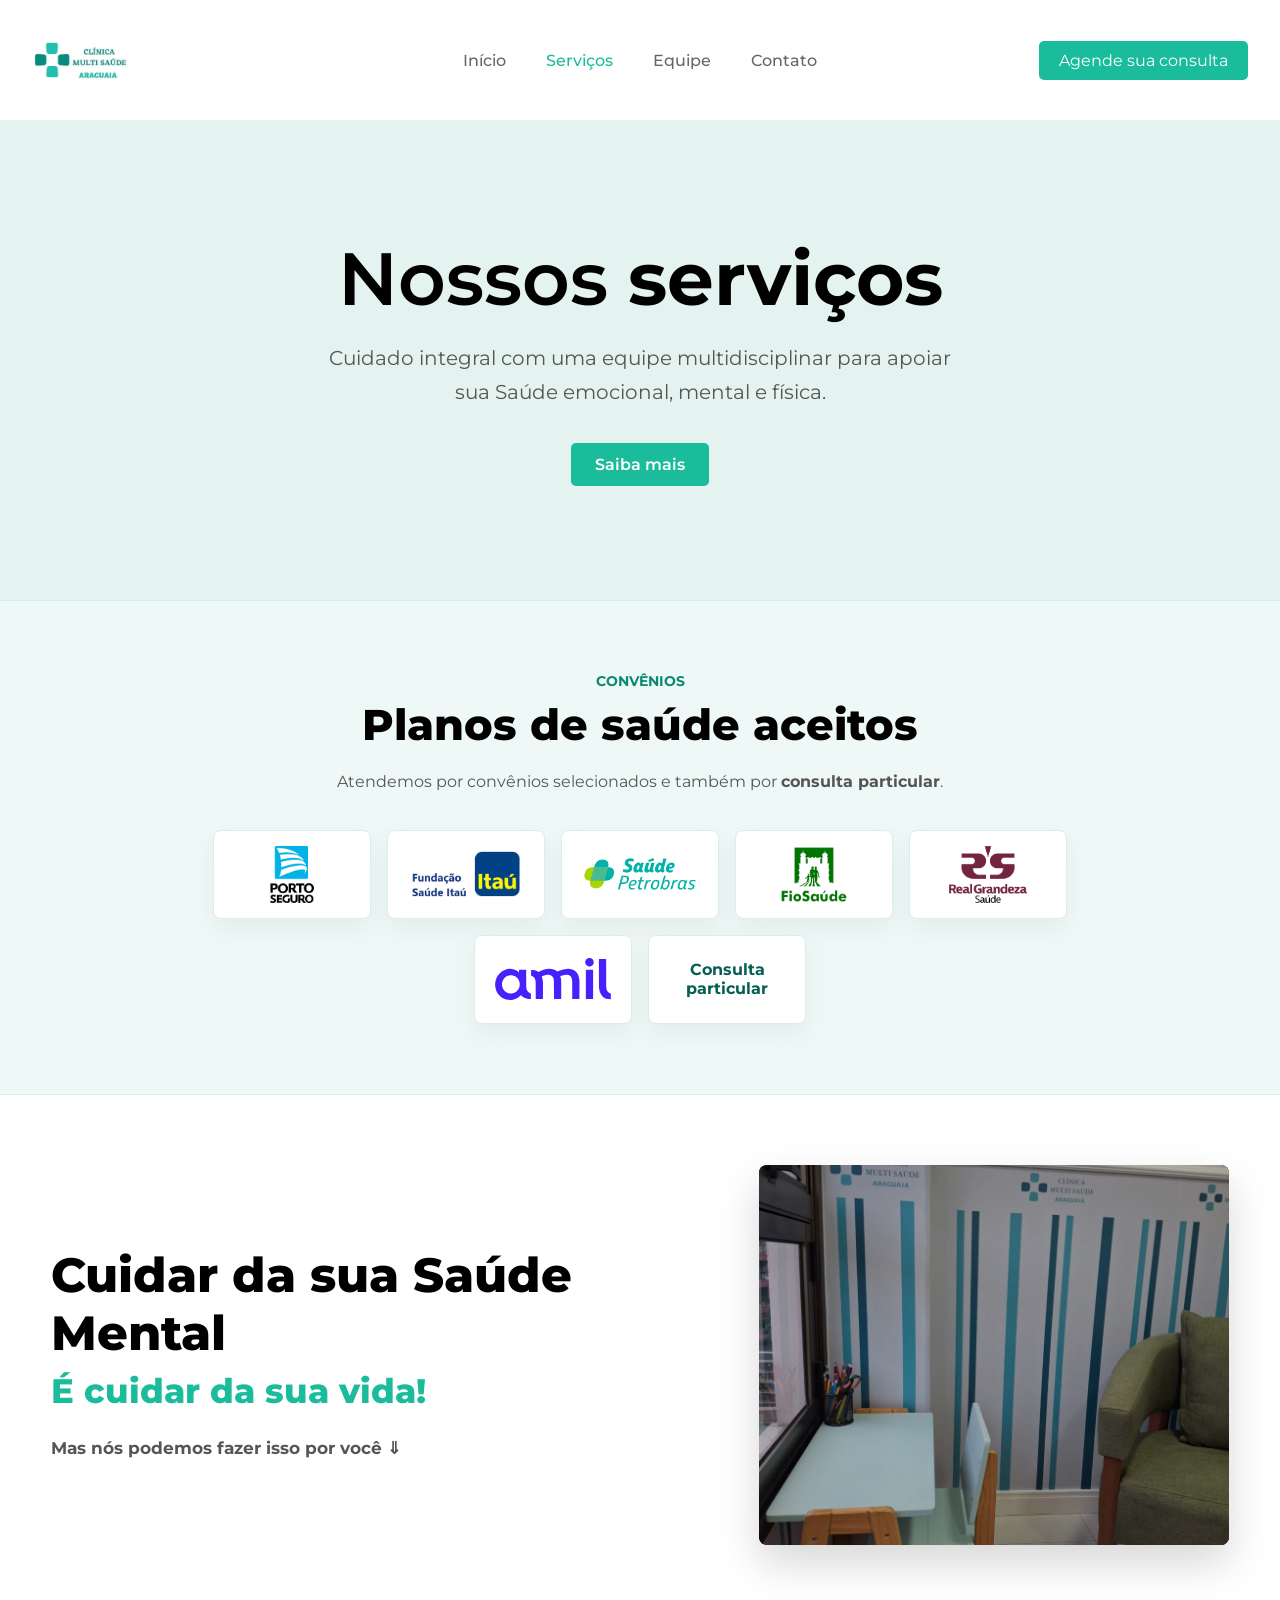
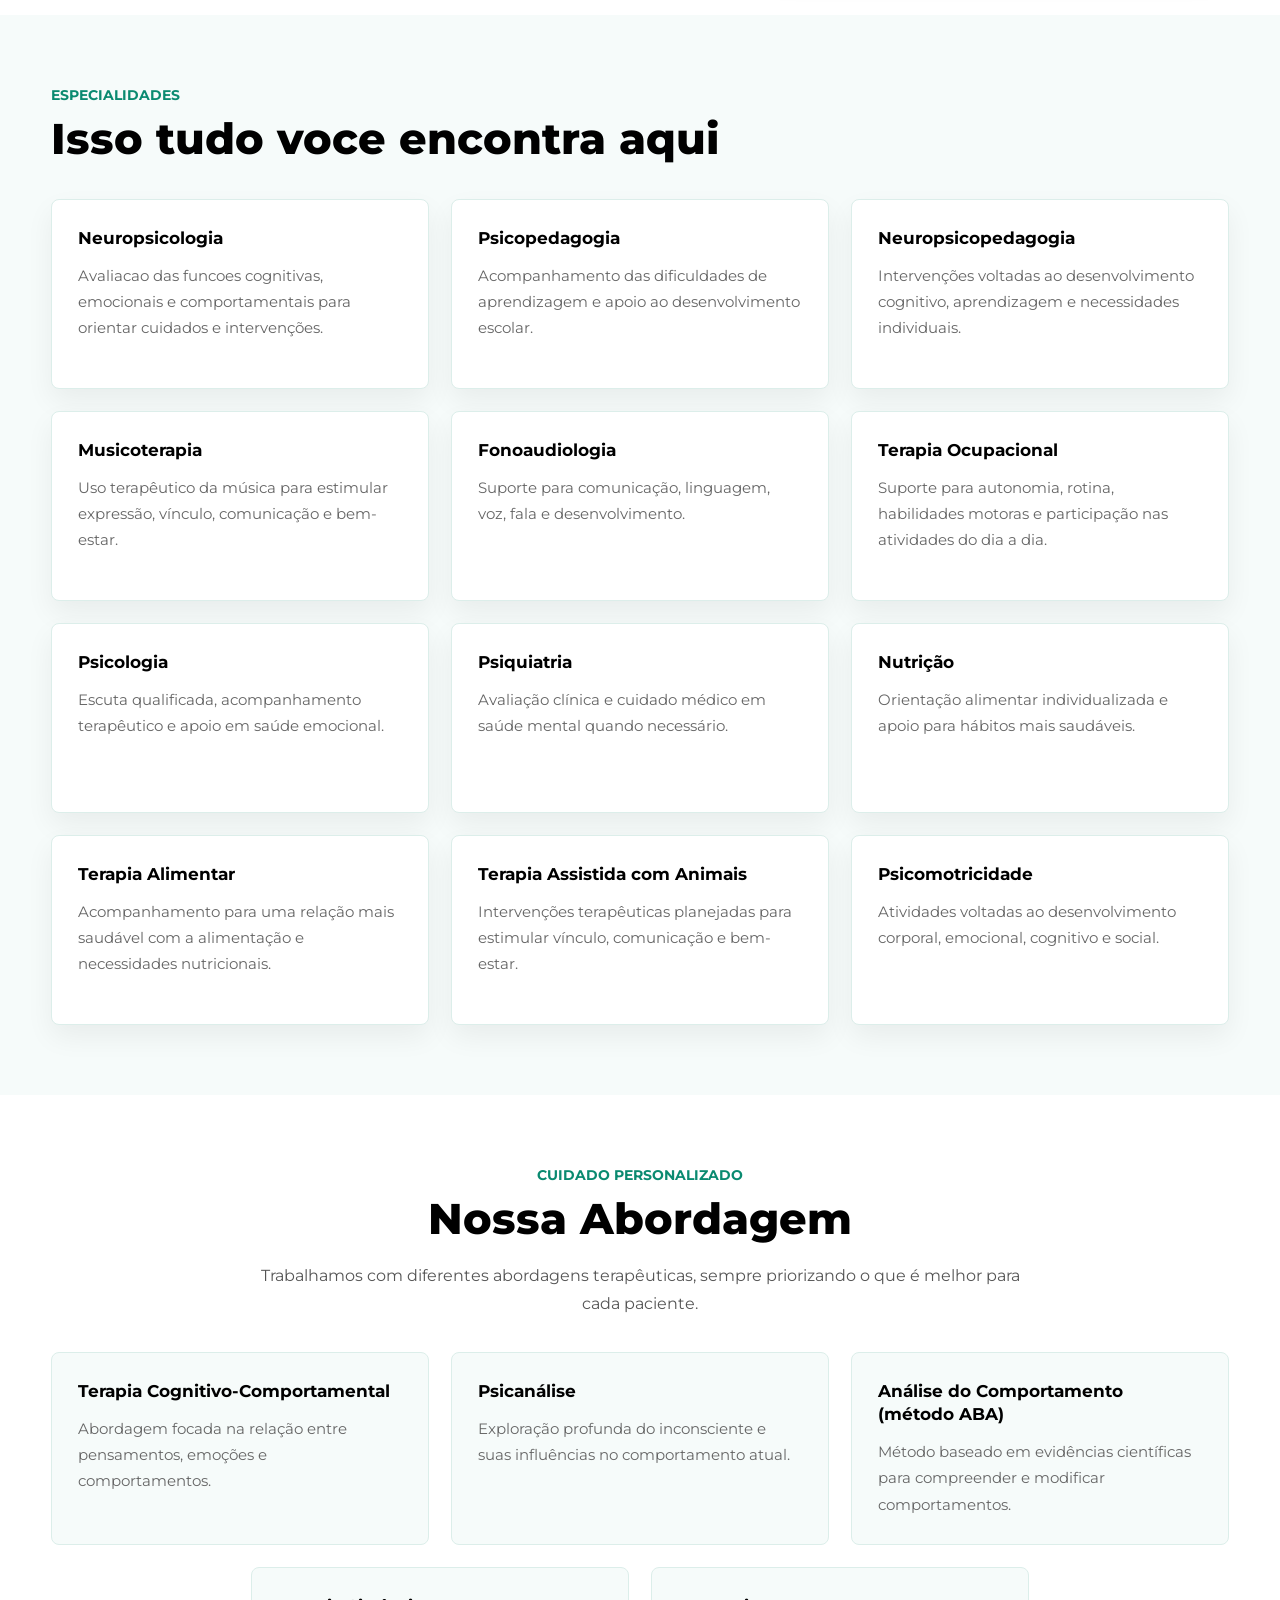
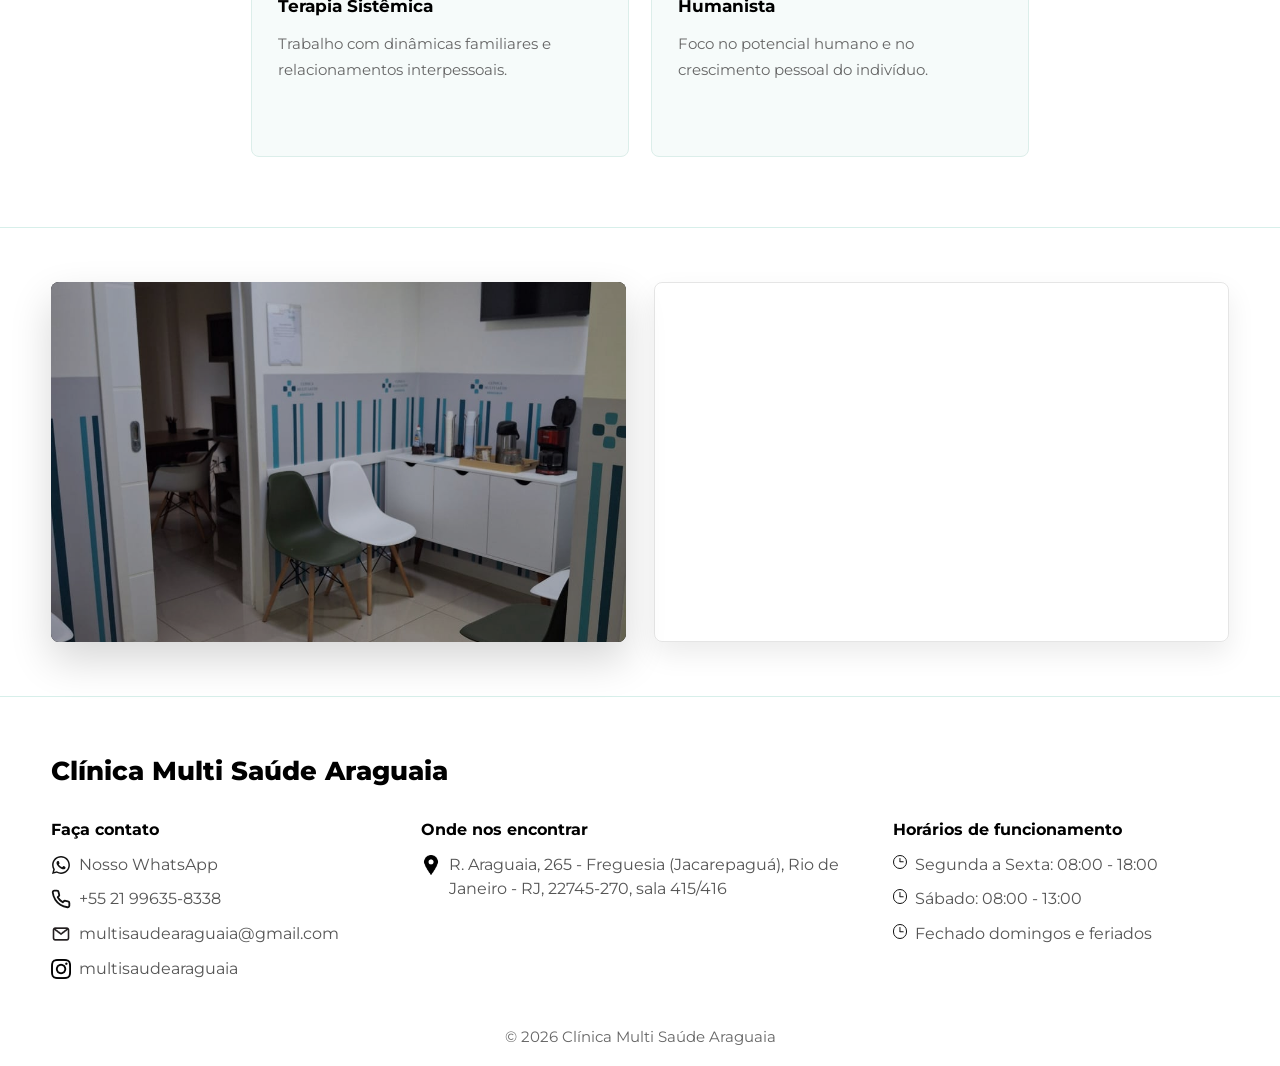
<file: servicos.html>
<!DOCTYPE html>
<html lang="pt-br">
<head>
    <meta charset="UTF-8">
    <meta name="viewport" content="width=device-width, initial-scale=1.0">
    <title>Servicos | Clinica Multi Saude Araguaia</title>
    <link rel="stylesheet" href="servicos.css">
    <link rel="preconnect" href="https://fonts.googleapis.com">
    <link rel="preconnect" href="https://fonts.gstatic.com" crossorigin>
    <link href="https://fonts.googleapis.com/css2?family=Montserrat:wght@400;500;600;700;800&display=swap" rel="stylesheet">
</head>
<body>
    <header>
        <a href="index.html" aria-label="Página inicial da Clínica Multi Saúde Araguaia">
            <img src="assets/images/logo-clinica-multi-saude.png" alt="Logo da Clínica Multi Saúde Araguaia" class="logo">
        </a>

        <nav>
            <div class="div-son">
                <a href="index.html">Início</a>
                <a class="a-ativo" href="servicos.html">Serviços</a>
                <a href="equipe.html">Equipe</a>
                <a href="contato.html">Contato</a>
            </div>
        </nav>

        <a class="button-header a-button" href="https://wa.me/5521996358338?text=Ol%C3%A1%21%20Gostaria%20de%20agendar%20uma%20consulta">Agende sua consulta</a>
    </header>

    <main>
        <section class="hero-servicos">
            <div class="hero-content">
                <h1>Nossos <strong>serviços</strong></h1>
                    <p>Cuidado integral com uma equipe multidisciplinar para apoiar sua Saúde emocional, mental e física.</p>
                <a class="button-hero" href="https://wa.me/5521996358338?text=Gostaria de saber mais sobre as especialidades atendidas na clinica">Saiba mais</a>
            </div>
        </section>



        <section class="planos-saude" aria-labelledby="planos-titulo">
            <div class="section-heading">
                <span>Convênios</span>
                <h2 id="planos-titulo">Planos de saúde aceitos</h2>
                <p>Atendemos por convênios selecionados e também por <strong><b>consulta particular</b></strong>.</p>
            </div>

            <div class="cards-planos">
                <article>
                    <a class='card-link plano-card-link' href='https://wa.me/5521996358338?text=Ol%C3%A1!%20Gostaria%20de%20mais%20informa%C3%A7%C3%B5es%20sobre%20o%20plano%20Porto%20Seguro.'>
                        <img class="plano-logo" src="assets/images/planos-saude/porto-seguro-logo.png" alt="Logo Porto Seguro">
                    </a>
                </article>
                <article>
                    <a class='card-link plano-card-link' href='https://wa.me/5521996358338?text=Ol%C3%A1!%20Gostaria%20de%20mais%20informa%C3%A7%C3%B5es%20sobre%20o%20plano%20Funda%C3%A7%C3%A3o%20Sa%C3%BAde%20Ita%C3%BA.'>
                        <img class="plano-logo" src="assets/images/planos-saude/fundacao-saude-itau-logo.png" alt="Logo Fundação Saúde Itaú">
                    </a>
                </article>
                <article>
                    <a class='card-link plano-card-link' href='https://wa.me/5521996358338?text=Ol%C3%A1!%20Gostaria%20de%20mais%20informa%C3%A7%C3%B5es%20sobre%20o%20plano%20Sa%C3%BAde%20Petrobras.'>
                        <img class="plano-logo" src="assets/images/planos-saude/saude-petrobras-logo.png" alt="Logo Saúde Petrobras">
                    </a>
                </article>
                <article>
                    <a class='card-link plano-card-link' href='https://wa.me/5521996358338?text=Ol%C3%A1!%20Gostaria%20de%20mais%20informa%C3%A7%C3%B5es%20sobre%20o%20plano%20FioSa%C3%BAde.'>
                        <img class="plano-logo" src="assets/images/planos-saude/fio-saude-logo.png" alt="Logo FioSaúde">
                    </a>
                </article>
                <article>
                    <a class='card-link plano-card-link' href='https://wa.me/5521996358338?text=Ol%C3%A1!%20Gostaria%20de%20mais%20informa%C3%A7%C3%B5es%20sobre%20o%20plano%20Funda%C3%A7%C3%A3o%20Real%20Grandeza.'>
                        <img class="plano-logo" src="assets/images/planos-saude/real-grandeza-saude-logo.png" alt="Logo Fundação Real Grandeza">
                    </a>
                </article>
                <article>
                    <a class='card-link plano-card-link' href='https://wa.me/5521996358338?text=Ol%C3%A1!%20Gostaria%20de%20mais%20informa%C3%A7%C3%B5es%20sobre%20o%20plano%20Amil.'>
                        <img class="plano-logo" src="Ícones/Planos de saude/Amil_logo.svg" alt="Logo Amil">
                    </a>
                </article>
                <article><a class='card-link' href='https://wa.me/5521996358338?text=Ol%C3%A1!%20Gostaria%20de%20mais%20informa%C3%A7%C3%B5es%20sobre%20a%20Consulta%20particular.'>Consulta particular</a></article>
            </div>
        </section>

        <section class="servicos-intro">
            <div>
                <h2>Cuidar da sua Saúde Mental</h2>
                <h3>É cuidar da sua vida!</h3>
                <p><strong><b>Mas nós podemos fazer isso por você ⇓</b></strong></p>
            </div>
            <div class="image-soft-overlay">
                <img src="assets/images/clinica-ambiente-02.jpeg" alt="Sala de atendimento da clinica">
            </div>
        </section>

        <section class="servicos-lista" aria-labelledby="servicos-titulo">
            <div class="section-heading">
                <span>Especialidades</span>
                <h2 id="servicos-titulo">Isso tudo voce encontra aqui</h2>
            </div>

            <div class="cards-servicos">
                <article>
                    <a class='card-link' href='https://wa.me/5521996358338?text=Ol%C3%A1!%20Gostaria%20de%20mais%20informa%C3%A7%C3%B5es%20sobre%20o%20servi%C3%A7o%20de%20Neuropsicologia.'>
<h3>Neuropsicologia</h3>
                    <p>Avaliacao das funcoes cognitivas, emocionais e comportamentais para orientar cuidados e interven&ccedil;&otilde;es.</p>
                    </a>
                </article>
                <article>
                    <a class='card-link' href='https://wa.me/5521996358338?text=Ol%C3%A1!%20Gostaria%20de%20mais%20informa%C3%A7%C3%B5es%20sobre%20o%20servi%C3%A7o%20de%20Psicopedagogia.'>
<h3>Psicopedagogia</h3>
                    <p>Acompanhamento das dificuldades de aprendizagem e apoio ao desenvolvimento escolar.</p>
                    </a>
                </article>
                <article>
                    <a class='card-link' href='https://wa.me/5521996358338?text=Ol%C3%A1!%20Gostaria%20de%20mais%20informa%C3%A7%C3%B5es%20sobre%20o%20servi%C3%A7o%20de%20Neuropsicopedagogia.'>
<h3>Neuropsicopedagogia</h3>
                    <p>Intervenções voltadas ao desenvolvimento cognitivo, aprendizagem e necessidades individuais.</p>
                    </a>
                </article>
                <article>
                    <a class='card-link' href='https://wa.me/5521996358338?text=Ol%C3%A1!%20Gostaria%20de%20mais%20informa%C3%A7%C3%B5es%20sobre%20o%20servi%C3%A7o%20de%20Musicoterapia.'>
<h3>Musicoterapia</h3>
                    <p>Uso terapêutico da música para estimular expressão, vínculo, comunicação e bem-estar.</p>
                    </a>
                </article>
                <article>
                    <a class='card-link' href='https://wa.me/5521996358338?text=Ol%C3%A1!%20Gostaria%20de%20mais%20informa%C3%A7%C3%B5es%20sobre%20o%20servi%C3%A7o%20de%20Fonoaudiologia.'>
<h3>Fonoaudiologia</h3>
                    <p>Suporte para comunicação, linguagem, voz, fala e desenvolvimento.</p>
                    </a>
                </article>
                <article>
                    <a class='card-link' href='https://wa.me/5521996358338?text=Ol%C3%A1!%20Gostaria%20de%20mais%20informa%C3%A7%C3%B5es%20sobre%20o%20servi%C3%A7o%20de%20Terapia%20Ocupacional.'>
<h3>Terapia Ocupacional</h3>
                    <p>Suporte para autonomia, rotina, habilidades motoras e participação nas atividades do dia a dia.</p>
                    </a>
                </article>
                <article>
                    <a class='card-link' href='https://wa.me/5521996358338?text=Ol%C3%A1!%20Gostaria%20de%20mais%20informa%C3%A7%C3%B5es%20sobre%20o%20servi%C3%A7o%20de%20Psicologia.'>
<h3>Psicologia</h3>
                    <p>Escuta qualificada, acompanhamento terapêutico e apoio em saúde emocional.</p>
                    </a>
                </article>
                <article>
                    <a class='card-link' href='https://wa.me/5521996358338?text=Ol%C3%A1!%20Gostaria%20de%20mais%20informa%C3%A7%C3%B5es%20sobre%20o%20servi%C3%A7o%20de%20Psiquiatria.'>
<h3>Psiquiatria</h3>
                    <p>Avaliação clínica e cuidado médico em saúde mental quando necessário.</p>
                    </a>
                </article>
                <article>
                    <a class='card-link' href='https://wa.me/5521996358338?text=Ol%C3%A1!%20Gostaria%20de%20mais%20informa%C3%A7%C3%B5es%20sobre%20o%20servi%C3%A7o%20de%20Nutri%C3%A7%C3%A3o.'>
<h3>Nutrição</h3>
                    <p>Orientação alimentar individualizada e apoio para hábitos mais saudáveis.</p>
                    </a>
                </article>
                <article>
                    <a class='card-link' href='https://wa.me/5521996358338?text=Ol%C3%A1!%20Gostaria%20de%20mais%20informa%C3%A7%C3%B5es%20sobre%20o%20servi%C3%A7o%20de%20Terapia%20Alimentar.'>
<h3>Terapia Alimentar</h3>
                    <p>Acompanhamento para uma relação mais saudável com a alimentação e necessidades nutricionais.</p>
                    </a>
                </article>
                <article>
                    <a class='card-link' href='https://wa.me/5521996358338?text=Ol%C3%A1!%20Gostaria%20de%20mais%20informa%C3%A7%C3%B5es%20sobre%20o%20servi%C3%A7o%20de%20Terapia%20Assistida%20com%20Animais.'>
<h3>Terapia Assistida com Animais</h3>
                    <p>Intervenções terapêuticas planejadas para estimular vínculo, comunicação e bem-estar.</p>
                    </a>
                </article>
                <article>
                    <a class='card-link' href='https://wa.me/5521996358338?text=Ol%C3%A1!%20Gostaria%20de%20mais%20informa%C3%A7%C3%B5es%20sobre%20o%20servi%C3%A7o%20de%20Psicomotricidade.'>
<h3>Psicomotricidade</h3>
                    <p>Atividades voltadas ao desenvolvimento corporal, emocional, cognitivo e social.</p>
                    </a>
                </article>
            </div>
        </section>

        <section class="abordagem" aria-labelledby="abordagem-titulo">
            <div class="section-heading">
                <span>Cuidado personalizado</span>
                <h2 id="abordagem-titulo">Nossa Abordagem</h2>
                <p>Trabalhamos com diferentes abordagens terapêuticas, sempre priorizando o que é melhor para cada paciente.</p>
            </div>

            <div class="cards-abordagem">
                <article>
                    <a class='card-link' href='https://wa.me/5521996358338?text=Ol%C3%A1!%20Gostaria%20de%20mais%20informa%C3%A7%C3%B5es%20sobre%20a%20abordagem%20Terapia%20Cognitivo-Comportamental.'>
<h3>Terapia Cognitivo-Comportamental</h3>
                    <p>Abordagem focada na relação entre pensamentos, emoções e comportamentos.</p>
                    </a>
                </article>
                <article>
                    <a class='card-link' href='https://wa.me/5521996358338?text=Ol%C3%A1!%20Gostaria%20de%20mais%20informa%C3%A7%C3%B5es%20sobre%20a%20abordagem%20Psican%C3%A1lise.'>
<h3>Psicanálise</h3>
                    <p>Exploração profunda do inconsciente e suas influências no comportamento atual.</p>
                    </a>
                </article>
                <article>
                    <a class='card-link' href='https://wa.me/5521996358338?text=Ol%C3%A1!%20Gostaria%20de%20mais%20informa%C3%A7%C3%B5es%20sobre%20a%20abordagem%20An%C3%A1lise%20do%20Comportamento%20(m%C3%A9todo%20ABA).'>
<h3>Análise do Comportamento (método ABA)</h3>
                    <p>Método baseado em evidências científicas para compreender e modificar comportamentos.</p>
                    </a>
                </article>
                <article>
                    <a class='card-link' href='https://wa.me/5521996358338?text=Ol%C3%A1!%20Gostaria%20de%20mais%20informa%C3%A7%C3%B5es%20sobre%20a%20abordagem%20Terapia%20Sist%C3%AAmica.'>
<h3>Terapia Sistêmica</h3>
                    <p>Trabalho com dinâmicas familiares e relacionamentos interpessoais.</p>
                    </a>
                </article>
                <article>
                    <a class='card-link' href='https://wa.me/5521996358338?text=Ol%C3%A1!%20Gostaria%20de%20mais%20informa%C3%A7%C3%B5es%20sobre%20a%20abordagem%20Humanista.'>
<h3>Humanista</h3>
                    <p>Foco no potencial humano e no crescimento pessoal do indivíduo.</p>
                    </a>
                </article>
            </div>
        </section>
        <section class="sobre-section">
            <div class="image-soft-overlay map-side-image">
                <img src="assets/images/clinica-ambiente-04.jpeg" alt="Ambiente da Clínica Multi Saúde Araguaia">
            </div>
            <iframe src="https://www.google.com/maps/embed?pb=!1m18!1m12!1m3!1d3674.3453808333275!2d-43.3448821!3d-22.937504!2m3!1f0!2f0!3f0!3m2!1i1024!2i768!4f13.1!3m3!1m2!1s0x9bd963d129df23%3A0xee9b6e2b0e02d8f0!2sMulti%20Sa%C3%BAde%20Araguaia!5e0!3m2!1spt-BR!2sbr!4v1777832174890!5m2!1spt-BR!2sbr" class="maps-iframe" allowfullscreen="" loading="lazy" title="Localizacao da Clinica Multi Saude Araguaia no Google Maps"></iframe>
        </section>
    </main>

    <footer>
        <h2>Clínica Multi Saúde Araguaia</h2>

        <section class="footer-grid">
            <div>
                <h3>Faça contato</h3>
                <a href="https://wa.me/5521996358338?text=Ol%C3%A1%21%20Gostaria%20de%20agendar%20uma%20consulta"><img class="footer-icon-img" src="assets/icons/whatsapp-black.svg" alt="" aria-hidden="true">Nosso WhatsApp</a>
                <a href="tel:+5521996358338"><img class="footer-icon-img" src="assets/icons/phone-black.svg" alt="" aria-hidden="true">+55 21 99635-8338</a>
                <a href="mailto:multisaudearaguaia@gmail.com"><img class="footer-icon-img" src="assets/icons/email.png" alt="" aria-hidden="true">multisaudearaguaia@gmail.com</a>
                <a href="https://www.instagram.com/multisaudearaguaia/"><img class="footer-icon-img" src="assets/icons/instagram.png" alt="" aria-hidden="true">multisaudearaguaia</a>
            </div>

            <div>
                <h3>Onde nos encontrar</h3>
                <a href="https://share.google/y9z24kZQit54DE8ys"><img class="footer-icon-img" src="assets/icons/location.png" alt="" aria-hidden="true"> R. Araguaia, 265 - Freguesia (Jacarepaguá), Rio de Janeiro - RJ, 22745-270, sala 415/416</a>
            </div>

            <div>
                <h3>Horários de funcionamento</h3>
                <p><span class="footer-icon footer-clock" aria-hidden="true"></span> Segunda a Sexta: 08:00 - 18:00</p>
                <p><span class="footer-icon footer-clock" aria-hidden="true"></span> Sábado: 08:00 - 13:00</p>
                <p><span class="footer-icon footer-clock" aria-hidden="true"></span> Fechado domingos e feriados</p>
            </div>
        </section>

        <p class="p-low">&copy; 2026 Clínica Multi Saúde Araguaia</p>
    </footer>

    <script src="arquivo.js"></script>
</body>
</html>
</file>
<file: main.css>
﻿* {
  margin: 0;
  padding: 0;
  box-sizing: border-box;
  font-family: "Montserrat", Arial, sans-serif;
}

body {
  background-color: #ffffff;
  color: #222222;
  overflow-x: hidden;
}

html {
  overflow-x: hidden;
}

a {
  color: inherit;
  text-decoration: none;
  overflow-wrap: anywhere;
}

img {
  display: block;
  max-width: 100%;
}

header {
  position: relative;
  min-height: 100px;
  padding: 10px 32px;
  display: flex;
  align-items: center;
  justify-content: space-between;
  gap: 38px;
  background-color: #ffffff;
}

header > *,
.home-intro > *,
.footer-grid > * {
  min-width: 0;
}

.logo {
  width: 100px;
  height: auto;
}

nav {
  position: absolute;
  left: 50%;
  transform: translateX(-50%);
}

.div-son {
  display: flex;
  justify-content: center;
  gap: 40px;
  list-style: none;
}

.div-son a {
  color: #666666;
  font-weight: 500;
  transition: color 0.2s ease;
}

.div-son a:hover,
.div-son .a-ativo {
  color: #1abc9c;
}

.button-header,
.button-hero,
.saiba-mais {
  border: 0;
  border-radius: 5px;
  background-color: #1abc9c;
  color: #ffffff;
  font-weight: 600;
  cursor: pointer;
  max-width: 100%;
  text-align: center;
  transition: background-color 0.2s ease, transform 0.2s ease;
}

.button-header {
  padding: 10px 20px;
  white-space: nowrap;
  font-weight: 400;
}

.button-header:hover,
.button-hero:hover,
.saiba-mais:hover {
  background-color: #0a8a70;
  transform: translateY(-1px);
}

.a-button {
  color: #ffffff;
}

.hero-home {
  position: relative;
  height: 80vh;
  min-height: 0;
  display: grid;
  grid-template-columns: 1fr 1fr;
  overflow: hidden;
  background-color: #f0f0f0;
}

.hero-image {
  width: 100%;
  height: 100%;
  min-height: 0;
  object-fit: cover;
}

.hero-overlay {
  position: absolute;
  inset: 0;
  background: rgba(0, 0, 0, 0.48);
  z-index: 1;
}

.hero-content {
  position: absolute;
  z-index: 2;
  inset: 0;
  width: min(900px, 90vw);
  margin: auto;
  min-height: 0;
  display: flex;
  flex-direction: column;
  align-items: center;
  justify-content: center;
  text-align: center;
  color: #ffffff;
}

.hero-content h1 {
  font-size: clamp(2.05rem, 8vw, 4.6rem);
  font-weight: 800;
  text-shadow: 0.75px 0.75px 1px #000000;
}

.hero-content p {
  margin-top: 20px;
  font-size: clamp(1.05rem, 2vw, 1.45rem);
  line-height: 1.6;
  text-shadow: 0.75px 0.75px 1px #000000;
}

.button-hero,
.saiba-mais {
  display: inline-flex;
  align-items: center;
  justify-content: center;
  margin-top: 34px;
  padding: 12px 24px;
}


.home-intro {
  width: min(1180px, 92vw);
  margin: 96px auto;
  display: grid;
  grid-template-columns: minmax(0, 0.95fr) minmax(420px, 1.05fr);
  gap: 48px;
  align-items: center;
}

.home-intro h2 {
  max-width: 620px;
  color: #000000;
  font-size: clamp(2rem, 4vw, 3rem);
  font-weight: 800;
}

.home-intro h3 {
  margin-top: 8px;
  color: #1abc9c;
  font-size: clamp(1.45rem, 3vw, 2.1rem);
  font-weight: 800;
}

.home-intro p {
  margin-top: 22px;
  max-width: 660px;
  color: #555555;
  font-size: 1.05rem;
  line-height: 1.8;
}

.intro-gallery {
  display: grid;
  grid-template-columns: repeat(3, minmax(0, 1fr));
  gap: 14px;
}

.intro-gallery img {
  width: 100%;
  height: 360px;
  object-fit: cover;
}

.intro-gallery img:first-child {
  border-radius: 8px 0 0 8px;
}

.intro-gallery img:last-child {
  border-radius: 0 8px 8px 0;
}

.especialidades-resumo {
  padding: 70px 4vw;
  background-color: #f6fbfa;
}

.section-heading {
  width: min(1180px, 92vw);
  margin: 0 auto 34px;
}

.section-heading span {
  color: #0a8a70;
  font-size: 0.9rem;
  font-weight: 700;
  text-transform: uppercase;
}

.section-heading h2 {
  margin-top: 8px;
  color: #000000;
  font-size: clamp(1.8rem, 4vw, 2.7rem);
  font-weight: 800;
}

.cards-resumo {
  width: min(1180px, 92vw);
  margin: 0 auto;
  display: flex;
  flex-wrap: wrap;
  justify-content: center;
  gap: 14px;
}

.cards-resumo article {
  flex: 0 1 190px;
  min-height: auto;
  padding: 14px 16px;
  border: 1px solid #dceeea;
  border-radius: 8px;
  background-color: #ffffff;
  color: #000000;
  font-size: 0.92rem;
  font-weight: 700;
  line-height: 1.35;
  text-align: center;
  overflow-wrap: anywhere;
  box-shadow: 0 8px 22px rgba(0, 0, 0, 0.05);
}

.cards-resumo .card-link {
  display: flex;
  align-items: center;
  justify-content: center;
  min-height: 100%;
}
.sobre-section {
  padding: 70px 4vw;
  border-top: 1px solid #d7efea;
  border-bottom: 1px solid #d7efea;
  background-color: #ffffff;
}

.location-heading {
  margin-bottom: 28px;
  text-align: center;
}

.location-heading h1 {
  color: #000000;
  font-size: clamp(2rem, 4vw, 3rem);
  font-weight: 800;
}

.location-heading p {
  margin-top: 10px;
  margin-left: auto;
  margin-right: auto;
  max-width: 620px;
  color: #555555;
  font-size: 1.05rem;
  line-height: 1.7;
}

.sobre-texto {
  width: min(700px, 92vw);
  margin-left: auto;
}

.sobre-texto h2 {
  color: #000000;
  font-size: clamp(1.6rem, 3vw, 2.2rem);
  font-weight: 800;
}

.sobre-texto p {
  margin-top: 20px;
  color: rgba(0, 0, 0, 0.72);
  font-size: 1rem;
  line-height: 1.75;
}

.maps-iframe {
  display: block;
  width: 100%;
  height: 360px;
  margin: 0 auto;
  border: 1px solid rgba(0, 0, 0, 0.1);
  border-radius: 8px;
  box-shadow: 0 12px 28px rgba(0, 0, 0, 0.08);
}

iframe {
  max-width: 100%;
}


.card-link {
  display: block;
  height: 100%;
  color: inherit;
  text-decoration: none;
}

.card-link:hover h3,
.card-link:hover {
  color: #0a8a70;
}
footer {
  padding: 58px 4vw 20px;
  background-color: #ffffff;
  color: #000000;
}

footer > h2,
.footer-grid,
.p-low {
  width: min(1180px, 92vw);
  margin-left: auto;
  margin-right: auto;
}

footer > h2 {
  font-size: 1.6rem;
  font-weight: 800;
}

.footer-grid {
  margin-top: 34px;
  display: grid;
  grid-template-columns: 1fr 1.35fr 1fr;
  gap: 34px;
}

.footer-grid h3 {
  display: flex;
  align-items: center;
  gap: 8px;
  margin-bottom: 14px;
  font-size: 1rem;
  font-weight: 700;
}

.footer-grid a,
.footer-grid p {
  display: flex;
  align-items: flex-start;
  gap: 8px;
  margin-top: 10px;
  color: #555555;
  line-height: 1.55;
}

.footer-grid a:hover {
  color: #1abc9c;
}
.footer-icon {
  display: inline-block;
  flex: 0 0 20px;
  width: 20px;
  min-width: 20px;
  height: 20px;
  color: #111111;
  font-size: 16px;
  line-height: 20px;
  text-align: center;
}

.footer-icon-img {
  display: block;
  flex: 0 0 20px;
  width: 20px;
  height: 20px;
  margin-top: 2px;
  object-fit: contain;
}

.footer-icon-img[src$="whatsapp-black.svg"] {
  transform: scale(1.12);
}

.footer-icon-img[src$="1384031.png"] {
  transform: scale(0.825);
}

.footer-icon-img[src$="17736.png"] {
  transform: scale(0.85);
}

.footer-clock {
  position: relative;
  flex-basis: 14.74px;
  width: 14.74px;
  min-width: 14.74px;
  height: 14.74px;
  margin-top: 2px;
  align-self: flex-start;
  border: 1.21px solid #111111;
  border-radius: 50%;
}

.footer-grid h3 .footer-icon-img,
.footer-grid h3 .footer-clock {
  margin-top: 0;
}

.footer-clock::before,
.footer-clock::after {
  content: "";
  position: absolute;
  left: 50%;
  bottom: 50%;
  width: 1.1px;
  background-color: #111111;
  border-radius: 2px;
  transform-origin: bottom center;
}

.footer-clock::before {
  height: 4.4px;
  transform: translateX(-50%);
}

.footer-clock::after {
  height: 3.685px;
  transform: translateX(-50%) rotate(90deg);
}

.footer-grid a,
.footer-grid p {
  padding-left: 0;
}

.p-low {
  margin-top: 46px;
  color: #666666;
  text-align: center;
  font-size: 0.92rem;
}

@media screen and (max-width: 900px) {
  header {
    flex-wrap: wrap;
    justify-content: center;
    gap: 12px 20px;
    padding: 12px 20px 18px;
  }

  .logo {
    width: 85px;
  }

  nav {
    position: static;
    transform: none;
    flex-basis: 100%;
    order: 2;
  }

  .div-son {
    flex-wrap: wrap;
    gap: 14px 22px;
  }

  .button-header {
    order: 3;
  }

  .hero-home {
    height: clamp(430px, 56vh, 560px);
    min-height: 430px;
    grid-template-columns: 1fr;
  }

  .hero-image {
    height: 100%;
    min-height: 0;
  }

  .hero-image-left {
    display: none;
  }

  .home-intro,
  .sobre-section,
  .footer-grid {
    grid-template-columns: 1fr;
  }

.home-intro {
    margin: 70px auto;
  }

  .intro-gallery img {
    height: 260px;
  }

  .cards-resumo {
  width: min(1180px, 92vw);
  margin: 0 auto;
  display: flex;
  flex-wrap: wrap;
  justify-content: center;
  gap: 14px;
}

  .sobre-texto {
    margin: 0 auto;
  }

  .maps-iframe {
    width: 100%;
    margin: 0 auto;
  }
}

@media screen and (max-width: 600px) {
  header {
    padding: 10px 14px 18px;
  }

  .logo {
    width: 76px;
  }

  .div-son {
    gap: 12px 16px;
  }

  .div-son a {
    font-size: 0.95rem;
  }

  .button-header {
    max-width: 92vw;
    padding: 10px 14px;
    font-size: 0.9rem;
  }

  .button-hero,
  .saiba-mais {
    width: min(100%, 280px);
  }

  .hero-home {
    height: clamp(420px, 62vh, 520px);
    min-height: 420px;
  }

  .hero-image {
    height: 100%;
    min-height: 0;
  }

  .hero-content p {
    line-height: 1.5;
  }

.home-intro {
    gap: 28px;
  }

  .intro-gallery {
    grid-template-columns: 1fr;
  }

  .intro-gallery img,
  .intro-gallery img:first-child,
  .intro-gallery img:last-child {
    height: 250px;
    border-radius: 8px;
  }

  .especialidades-resumo {
    padding: 52px 0;
  }

  .cards-resumo {
  width: min(1180px, 92vw);
  margin: 0 auto;
  display: flex;
  flex-wrap: wrap;
  justify-content: center;
  gap: 14px;
}

  .cards-resumo article {
    flex-basis: min(100%, 260px);
    padding: 14px 16px;
  }

  .cards-resumo .card-link {
  display: flex;
  align-items: center;
  justify-content: center;
  min-height: 100%;
}
.sobre-section {
    padding: 52px 4vw;
  }

  .maps-iframe {
    height: 280px;
  }

  footer {
    padding-top: 44px;
  }

  .footer-grid a {
    overflow-wrap: anywhere;
  }
}

@media screen and (max-width: 380px) {
  .div-son {
    gap: 10px 12px;
  }

  .div-son a {
    font-size: 0.88rem;
  }
}
</file>
<file: contato.css>
﻿* {
  margin: 0;
  padding: 0;
  box-sizing: border-box;
  font-family: "Montserrat", Arial, sans-serif;
}

body {
  background-color: #ffffff;
  color: #222222;
  overflow-x: hidden;
}

html {
  overflow-x: hidden;
}

a {
  color: inherit;
  text-decoration: none;
  overflow-wrap: anywhere;
}

img {
  display: block;
  max-width: 100%;
}

header {
  position: relative;
  min-height: 100px;
  padding: 10px 32px;
  display: flex;
  align-items: center;
  justify-content: space-between;
  gap: 38px;
  background-color: #ffffff;
}

header > *,
.contato-intro > *,
.cards-contato > *,
.localizacao > *,
.footer-grid > * {
  min-width: 0;
}

.logo {
  width: 100px;
  height: auto;
}

nav {
  position: absolute;
  left: 50%;
  transform: translateX(-50%);
}

.div-son {
  display: flex;
  justify-content: center;
  gap: 40px;
  list-style: none;
}

.div-son a {
  color: #666666;
  font-weight: 500;
  transition: color 0.2s ease;
}

.div-son a:hover,
.div-son .a-ativo {
  color: #1abc9c;
}

.button-header,
.button-hero,
.contato-card a,
.localizacao-texto a {
  border: 0;
  border-radius: 5px;
  background-color: #25d366;
  color: #ffffff;
  font-weight: 600;
  cursor: pointer;
  max-width: 100%;
  text-align: center;
  transition: background-color 0.2s ease, transform 0.2s ease;
}

.button-header {
  background-color: #1abc9c;
}

.button-header {
  padding: 10px 20px;
  white-space: nowrap;
  font-weight: 400;
}

.button-header:hover,
.button-hero:hover,
.contato-card a:hover,
.localizacao-texto a:hover {
  background-color: #0a8a70;
  transform: translateY(-1px);
}

.a-button {
  color: #ffffff;
}

.hero-contato {
  position: relative;
  min-height: 360px;
  padding: 72px 4vw;
  display: flex;
  align-items: center;
  justify-content: center;
  overflow: hidden;
  background-color: #e4f3ef;
}

.hero-content {
  position: relative;
  z-index: 2;
  max-width: 760px;
  padding: 0 4vw;
  text-align: center;
  color: #000000;
}

.hero-content h1 {
  margin-bottom: 18px;
  font-size: clamp(2.05rem, 8vw, 4.6rem);
  font-weight: 500;
}

.hero-content p {
  font-size: clamp(1rem, 2vw, 1.25rem);
  line-height: 1.7;
  color: #555555;
}

.button-hero,
.contato-card a,
.localizacao-texto a {
  display: inline-flex;
  align-items: center;
  justify-content: center;
  padding: 12px 24px;
}

.button-hero {
  margin-top: 34px;
}

.contato-intro {
  width: min(1180px, 92vw);
  margin: 70px auto;
  display: grid;
  grid-template-columns: minmax(0, 1fr) minmax(300px, 420px);
  gap: 48px;
  align-items: center;
}

.contato-intro span,
.section-heading span {
  color: #0a8a70;
  font-size: 0.9rem;
  font-weight: 700;
  text-transform: uppercase;
}

.contato-intro h2 {
  margin-top: 10px;
  max-width: 680px;
  color: #000000;
  font-size: clamp(2rem, 4vw, 3rem);
  font-weight: 800;
}

.contato-intro p {
  margin-top: 22px;
  max-width: 660px;
  color: #555555;
  font-size: 1.05rem;
  line-height: 1.8;
}

.contato-card {
  padding: 32px;
  border: 1px solid #dceeea;
  border-radius: 8px;
  background-color: #f6fbfa;
  box-shadow: 0 12px 32px rgba(0, 0, 0, 0.06);
}

.contato-card h3 {
  color: #000000;
  font-size: 1.35rem;
  font-weight: 800;
}

.contato-card a {
  margin-top: 26px;
  gap: 8px;
}

.contact-icon {
  display: inline-block;
  flex: 0 0 20px;
  width: 20px;
  height: 20px;
  object-fit: contain;
}

.contact-icon[src$="whatsapp-black.svg"] {
  transform: scale(1.12);
}

.contact-icon[src$="1384031.png"] {
  transform: scale(0.7875);
}

.canais {
  padding: 70px 4vw;
  background-color: #f6fbfa;
}

.section-heading {
  width: min(1180px, 92vw);
  margin: 0 auto 34px;
}

.section-heading h2 {
  margin-top: 8px;
  color: #000000;
  font-size: clamp(1.8rem, 4vw, 2.7rem);
  font-weight: 800;
}

.cards-contato {
  width: min(1180px, 92vw);
  margin: 0 auto;
  display: grid;
  grid-template-columns: repeat(3, minmax(0, 1fr));
  gap: 22px;
}

.cards-contato article {
  min-height: 200px;
  padding: 26px;
  border: 1px solid #dceeea;
  border-radius: 8px;
  background-color: #ffffff;
  box-shadow: 0 12px 32px rgba(0, 0, 0, 0.06);
}

.cards-contato h3 {
  display: flex;
  align-items: center;
  gap: 8px;
  color: #000000;
  font-size: 1.08rem;
  font-weight: 700;
}

.cards-contato p {
  margin-top: 14px;
  color: #666666;
  font-size: 0.96rem;
  line-height: 1.7;
}

.cards-contato strong {
  display: block;
  margin-top: 18px;
  color: #0a8a70;
  font-weight: 700;
  overflow-wrap: anywhere;
}

.localizacao {
  padding: 54px 4vw;
  display: grid;
  grid-template-columns: minmax(0, 1fr) minmax(320px, 42vw);
  gap: 40px;
  align-items: center;
  background-color: #1abc9c;
}

.localizacao-texto {
  width: min(700px, 92vw);
  margin-left: auto;
  padding: 28px;
  border-radius: 8px;
  background-color: #ffffff;
  box-shadow: 0 12px 28px rgba(0, 0, 0, 0.08);
}

.localizacao-texto h2 {
  color: #000000;
  font-size: clamp(1.6rem, 3vw, 2.2rem);
  font-weight: 800;
}

.localizacao-texto h3 {
  margin-top: 24px;
  color: #000000;
  font-size: 1.1rem;
  font-weight: 800;
}

.localizacao-texto p {
  margin-top: 10px;
  color: rgba(0, 0, 0, 0.72);
  line-height: 1.75;
}

.localizacao-texto a {
  margin-top: 24px;
}

.maps-iframe {
  width: 100%;
  height: 360px;
  border: 1px solid rgba(0, 0, 0, 0.1);
  border-radius: 8px;
  box-shadow: 0 12px 28px rgba(0, 0, 0, 0.08);
}

iframe {
  max-width: 100%;
}


.card-link {
  display: block;
  height: 100%;
  color: inherit;
  text-decoration: none;
}

.card-link:hover h3,
.card-link:hover {
  color: #0a8a70;
}
footer {
  padding: 58px 4vw 20px;
  background-color: #ffffff;
  color: #000000;
}

footer > h2,
.footer-grid,
.p-low {
  width: min(1180px, 92vw);
  margin-left: auto;
  margin-right: auto;
}

footer > h2 {
  font-size: 1.6rem;
  font-weight: 800;
}

.footer-grid {
  margin-top: 34px;
  display: grid;
  grid-template-columns: 1fr 1.35fr 1fr;
  gap: 34px;
}

.footer-grid h3 {
  display: flex;
  align-items: center;
  gap: 8px;
  margin-bottom: 14px;
  font-size: 1rem;
  font-weight: 700;
}

.footer-grid a,
.footer-grid p {
  display: flex;
  align-items: flex-start;
  gap: 8px;
  margin-top: 10px;
  color: #555555;
  line-height: 1.55;
}

.footer-grid a:hover {
  color: #1abc9c;
}
.footer-icon {
  display: inline-block;
  flex: 0 0 20px;
  width: 20px;
  min-width: 20px;
  height: 20px;
  color: #111111;
  font-size: 16px;
  line-height: 20px;
  text-align: center;
}

.footer-icon-img {
  display: block;
  flex: 0 0 20px;
  width: 20px;
  height: 20px;
  margin-top: 2px;
  object-fit: contain;
}

.footer-icon-img[src$="whatsapp-black.svg"] {
  transform: scale(1.12);
}

.footer-icon-img[src$="1384031.png"] {
  transform: scale(0.825);
}

.footer-icon-img[src$="17736.png"] {
  transform: scale(0.85);
}

.footer-clock {
  position: relative;
  flex-basis: 14.74px;
  width: 14.74px;
  min-width: 14.74px;
  height: 14.74px;
  margin-top: 2px;
  align-self: flex-start;
  border: 1.21px solid #111111;
  border-radius: 50%;
}

.footer-grid h3 .footer-icon-img,
.footer-grid h3 .footer-clock {
  margin-top: 0;
}

.footer-clock::before,
.footer-clock::after {
  content: "";
  position: absolute;
  left: 50%;
  bottom: 50%;
  width: 1.1px;
  background-color: #111111;
  border-radius: 2px;
  transform-origin: bottom center;
}

.footer-clock::before {
  height: 4.4px;
  transform: translateX(-50%);
}

.footer-clock::after {
  height: 3.685px;
  transform: translateX(-50%) rotate(90deg);
}

.footer-grid a,
.footer-grid p {
  padding-left: 0;
}

.p-low {
  margin-top: 46px;
  color: #666666;
  text-align: center;
  font-size: 0.92rem;
}

@media screen and (max-width: 900px) {
  header {
    flex-wrap: wrap;
    justify-content: center;
    gap: 12px 20px;
    padding: 12px 20px 18px;
  }

  .logo {
    width: 85px;
  }

  nav {
    position: static;
    transform: none;
    flex-basis: 100%;
    order: 2;
  }

  .div-son {
    flex-wrap: wrap;
    gap: 14px 22px;
  }

  .button-header {
    order: 3;
  }

  .button-hero,
  .contato-card a,
  .localizacao-texto a {
    width: min(100%, 280px);
  }

  .hero-contato {
  position: relative;
  min-height: 320px;
  padding: 72px 4vw;
  display: flex;
  align-items: center;
  justify-content: center;
  overflow: hidden;
  background-color: #e4f3ef;
}

  .contato-intro,
  .localizacao,
  .footer-grid {
    grid-template-columns: 1fr;
  }

  .contato-intro {
    margin: 54px auto;
  }

  .cards-contato {
    grid-template-columns: repeat(2, minmax(0, 1fr));
  }

  .localizacao-texto {
    margin: 0 auto;
  }

  .maps-iframe {
    width: min(100%, 720px);
    margin: 0 auto;
  }
}

@media screen and (max-width: 600px) {
  header {
    padding: 10px 14px 18px;
  }

  .logo {
    width: 76px;
  }

  .div-son {
    gap: 12px 16px;
  }

  .div-son a {
    font-size: 0.95rem;
  }

  .button-header {
    max-width: 92vw;
    padding: 10px 14px;
    font-size: 0.9rem;
  }

  .hero-contato {
  position: relative;
  min-height: 280px;
  padding: 72px 4vw;
  display: flex;
  align-items: center;
  justify-content: center;
  overflow: hidden;
  background-color: #e4f3ef;
}

  .contato-intro {
    gap: 28px;
  }

  .contato-card {
    padding: 24px;
  }

  .canais {
    padding: 52px 0;
  }

  .cards-contato {
    grid-template-columns: 1fr;
  }

  .cards-contato article {
    min-height: auto;
    padding: 22px;
  }

  .localizacao {
    padding: 42px 4vw;
  }

  .maps-iframe {
    height: 280px;
  }

  .footer-grid a {
    overflow-wrap: anywhere;
  }
}

@media screen and (max-width: 380px) {
  .div-son {
    gap: 10px 12px;
  }

  .div-son a {
    font-size: 0.88rem;
  }
}
</file>
<file: equipe.css>
﻿  * {
    margin: 0;
    padding: 0;
    box-sizing: border-box;
    font-family: "Montserrat", Arial, sans-serif;
  }

  body {
    background-color: #ffffff;
    color: #222222;
    overflow-x: hidden;
  }

  html {
    overflow-x: hidden;
  }

  a {
    color: inherit;
    text-decoration: none;
    overflow-wrap: anywhere;
  }

  img {
    display: block;
    max-width: 100%;
  }

  header {
    position: relative;
    min-height: 100px;
    padding: 10px 32px;
    display: flex;
    align-items: center;
    justify-content: space-between;
    gap: 38px;
    background-color: #ffffff;
  }

  header > *,
  .equipe-intro > *,
  .qualificacoes > *,
  .metodo > *,
  .footer-grid > * {
    min-width: 0;
  }

  .logo {
    width: 100px;
    height: auto;
  }

  nav {
    position: absolute;
    left: 50%;
    transform: translateX(-50%);
  }

  .div-son {
    display: flex;
    justify-content: center;
    gap: 40px;
    list-style: none;
  }

  .div-son a {
    color: #666666;
    font-weight: 500;
    transition: color 0.2s ease;
  }

  .div-son a:hover,
  .div-son .a-ativo {
    color: #1abc9c;
  }

  .button-header,
  .button-hero {
    border: 0;
    border-radius: 5px;
    background-color: #1abc9c;
    color: #ffffff;
    font-weight: 600;
    cursor: pointer;
    max-width: 100%;
    text-align: center;
    transition: background-color 0.2s ease, transform 0.2s ease;
  }

  .button-header {
    padding: 10px 20px;
    white-space: nowrap;
    font-weight: 400;
  }

  .button-header:hover,
  .button-hero:hover {
    background-color: #0a8a70;
    transform: translateY(-1px);
  }

  .a-button {
    color: #ffffff;
  }

  .hero-equipe {
    position: relative;
    min-height: 480px;
    padding: 72px 4vw;
    display: flex;
    align-items: center;
    justify-content: center;
    overflow: hidden;
    background-color: #e4f3ef;
  }

  .hero-content {
    position: relative;
    z-index: 2;
    max-width: 760px;
    padding: 0 4vw;
    text-align: center;
    color: #000000;
  }

  .hero-content h1 {
    margin-bottom: 18px;
    font-size: clamp(2.05rem, 8vw, 4.6rem);
    font-weight: 500;
  }

  .hero-content p {
    font-size: clamp(1rem, 2vw, 1.25rem);
    line-height: 1.7;
    color: #555555;
  }

  .button-hero {
    display: inline-flex;
    align-items: center;
    justify-content: center;
    margin-top: 34px;
    padding: 12px 24px;
  }

  .equipe-intro {
    width: min(1180px, 92vw);
    margin: 96px auto;
    display: grid;
    grid-template-columns: minmax(0, 1fr) minmax(320px, 470px);
    gap: 48px;
    align-items: center;
  }

  .equipe-intro span,
  .section-heading span {
    color: #0a8a70;
    font-size: 0.9rem;
    font-weight: 700;
    text-transform: uppercase;
  }

  .equipe-intro h2 {
    margin-top: 10px;
    max-width: 680px;
    color: #000000;
    font-size: clamp(2rem, 4vw, 3rem);
    font-weight: 800;
  }

  .equipe-intro p {
    margin-top: 22px;
    max-width: 660px;
    color: #555555;
    font-size: 1.05rem;
    line-height: 1.8;
  }

  .equipe-intro img {
    width: 100%;
    height: 380px;
    object-fit: cover;
    border-radius: 8px;
  }

  .profissionais {
    padding: 70px 4vw;
    background-color: #f6fbfa;
  }

  .section-heading {
    width: min(1180px, 92vw);
    margin: 0 auto 34px;
  }

  .section-heading h2 {
    margin-top: 8px;
    color: #000000;
    font-size: clamp(1.8rem, 4vw, 2.7rem);
    font-weight: 800;
  }

  .qualificacoes {
    width: min(1180px, 92vw);
    margin: 0 auto 34px;
    display: grid;
    grid-template-columns: minmax(0, 1fr);
    gap: 22px;
  }

  .qualificacoes article {
    padding: 24px 28px;
    border-radius: 8px;
    background-color: #1abc9c;
    color: #ffffff;
  }

  .qualificacoes strong {
    display: block;
    font-size: clamp(2.1rem, 4vw, 3.2rem);
    font-weight: 800;
    line-height: 1;
  }

  .qualificacoes span {
    display: block;
    margin-top: 8px;
    color: rgba(255, 255, 255, 0.88);
    font-weight: 600;
    line-height: 1.5;
  }

  .cards-equipe {
    width: min(1180px, 92vw);
    margin: 0 auto;
    display: grid;
    grid-template-columns: repeat(3, minmax(0, 1fr));
    gap: 22px;
  }

  .cards-equipe article {
    min-height: 275px;
    padding: 26px;
    border: 1px solid #dceeea;
    border-radius: 8px;
    background-color: #ffffff;
    box-shadow: 0 12px 32px rgba(0, 0, 0, 0.06);
    overflow-wrap: anywhere;
  }

  .cards-equipe h3 {
    color: #000000;
    font-size: 1.12rem;
    font-weight: 800;
    line-height: 1.35;
  }

  .cards-equipe p {
    margin-top: 14px;
    color: #666666;
    font-size: 0.96rem;
    line-height: 1.7;
  }

  .cards-equipe .cargo {
    color: #0a8a70;
    font-weight: 700;
  }

  .cards-equipe .perita-destaque {
    padding: 12px 14px;
    border-left: 4px solid #1abc9c;
    border-radius: 6px;
    background-color: #e5f8f4;
    color: #0a8a70;
    font-weight: 700;
  }
  .cards-equipe .formacao {
    color: #333333;
    font-weight: 600;
  }

  .cards-equipe .registro {
    display: inline-block;
    margin-top: 16px;
    padding: 7px 10px;
    border-radius: 5px;
    background-color: #e5f8f4;
    color: #0a8a70;
    font-size: 0.86rem;
    font-weight: 700;
    overflow-wrap: anywhere;
  }

  .metodo {
    padding: 62px 4vw;
    display: flex;
    flex-wrap: wrap;
    align-items: stretch;
    justify-content: center;
    gap: 30px;
    background-color: #eef8f6;
    border-top: 1px solid #d7efea;
    border-bottom: 1px solid #d7efea;
  }

  .metodo div {
    width: 100%;
    flex: 1 1 420px;
    max-width: 560px;
    margin: 0 auto;
    padding: 28px;
    border-radius: 8px;
    background-color: #ffffff;
    border: 1px solid #dceeea;
    box-shadow: 0 12px 28px rgba(0, 0, 0, 0.08);
  }

  .metodo div:nth-child(2) {
    background-color: #fbfffe;
  }

  .metodo div:nth-child(2) h2,
  .metodo div:nth-child(2) p {
    color: inherit;
  }
  .metodo h2 {
    color: #000000;
    font-size: clamp(1.45rem, 3vw, 2rem);
    font-weight: 800;
  }

  .metodo p {
    margin-top: 16px;
    color: rgba(0, 0, 0, 0.72);
    line-height: 1.75;
  }


  .card-link {
    display: block;
    height: 100%;
    color: inherit;
    text-decoration: none;
  }

  .card-link:hover h3,
  .card-link:hover {
    color: #0a8a70;
  }
  footer {
    padding: 58px 4vw 20px;
    background-color: #ffffff;
    color: #000000;
  }

  footer > h2,
  .footer-grid,
  .p-low {
    width: min(1180px, 92vw);
    margin-left: auto;
    margin-right: auto;
  }

  footer > h2 {
    font-size: 1.6rem;
    font-weight: 800;
  }

  .footer-grid {
    margin-top: 34px;
    display: grid;
    grid-template-columns: 1fr 1.35fr 1fr;
    gap: 34px;
  }

  .footer-grid h3 {
    display: flex;
    align-items: center;
    gap: 8px;
    margin-bottom: 14px;
    font-size: 1rem;
    font-weight: 700;
  }

  .footer-grid a,
  .footer-grid p {
    display: flex;
    align-items: flex-start;
    gap: 8px;
    margin-top: 10px;
    color: #555555;
    line-height: 1.55;
  }

  .footer-grid a:hover {
    color: #1abc9c;
  }
  .footer-icon {
    display: inline-block;
    flex: 0 0 20px;
    width: 20px;
    min-width: 20px;
    height: 20px;
    color: #111111;
    font-size: 16px;
    line-height: 20px;
    text-align: center;
  }

  .footer-icon-img {
    display: block;
    flex: 0 0 20px;
    width: 20px;
    height: 20px;
    margin-top: 2px;
    object-fit: contain;
  }

  .footer-icon-img[src$="whatsapp-black.svg"] {
    transform: scale(1.12);
  }

  .footer-icon-img[src$="1384031.png"] {
    transform: scale(0.825);
  }

  .footer-icon-img[src$="17736.png"] {
    transform: scale(0.85);
  }

  .footer-clock {
    position: relative;
    flex-basis: 14.74px;
    width: 14.74px;
    min-width: 14.74px;
    height: 14.74px;
    margin-top: 2px;
    align-self: flex-start;
    border: 1.21px solid #111111;
    border-radius: 50%;
  }

  .footer-grid h3 .footer-icon-img,
  .footer-grid h3 .footer-clock {
    margin-top: 0;
  }

  .footer-clock::before,
  .footer-clock::after {
    content: "";
    position: absolute;
    left: 50%;
    bottom: 50%;
    width: 1.1px;
    background-color: #111111;
    border-radius: 2px;
    transform-origin: bottom center;
  }

  .footer-clock::before {
    height: 4.4px;
    transform: translateX(-50%);
  }

  .footer-clock::after {
    height: 3.685px;
    transform: translateX(-50%) rotate(90deg);
  }

  .footer-grid a,
  .footer-grid p {
    padding-left: 0;
  }

  .p-low {
    margin-top: 46px;
    color: #666666;
    text-align: center;
    font-size: 0.92rem;
  }

  @media screen and (max-width: 1200px) {
    .metodo {
      align-items: center;
      flex-direction: column;
    }

    .metodo div {
      flex-basis: auto;
      max-width: 720px;
    }
  }

  @media screen and (max-width: 900px) {
    header {
      flex-wrap: wrap;
      justify-content: center;
      gap: 12px 20px;
      padding: 12px 20px 18px;
    }

    .logo {
      width: 85px;
    }

    nav {
      position: static;
      transform: none;
      flex-basis: 100%;
      order: 2;
    }

    .div-son {
      flex-wrap: wrap;
      gap: 14px 22px;
    }

    .button-header {
      order: 3;
    }

    .button-hero {
      width: min(100%, 280px);
    }

    .hero-equipe {
    position: relative;
    min-height: 320px;
    padding: 72px 4vw;
    display: flex;
    align-items: center;
    justify-content: center;
    overflow: hidden;
    background-color: #e4f3ef;
  }

    .equipe-intro,
    .qualificacoes,
    .footer-grid {
      grid-template-columns: 1fr;
    }

    .equipe-intro {
      margin: 70px auto;
    }

    .equipe-intro img {
      height: 320px;
    }

    .cards-equipe {
      grid-template-columns: repeat(2, minmax(0, 1fr));
    }
  }

  @media screen and (max-width: 600px) {
    header {
      padding: 10px 14px 18px;
    }

    .logo {
      width: 76px;
    }

    .div-son {
      gap: 12px 16px;
    }

    .div-son a {
      font-size: 0.95rem;
    }

    .button-header {
      max-width: 92vw;
      padding: 10px 14px;
      font-size: 0.9rem;
    }

    .hero-equipe {
    position: relative;
    min-height: 280px;
    padding: 72px 4vw;
    display: flex;
    align-items: center;
    justify-content: center;
    overflow: hidden;
    background-color: #e4f3ef;
  }

    .equipe-intro {
      gap: 28px;
    }

    .equipe-intro img {
      height: 260px;
    }

    .profissionais {
      padding: 52px 0;
    }

    .cards-equipe {
      grid-template-columns: 1fr;
    }

    .cards-equipe article {
      min-height: auto;
      padding: 22px;
    }

    .qualificacoes article {
      padding: 22px;
    }

    .footer-grid a {
      overflow-wrap: anywhere;
    }
  }

  @media screen and (max-width: 380px) {
    .div-son {
      gap: 10px 12px;
    }

    .div-son a {
      font-size: 0.88rem;
    }
  }
</file>
<file: servicos.css>
﻿* {
  margin: 0;
  padding: 0;
  box-sizing: border-box;
  font-family: "Montserrat", Arial, sans-serif;
}

body {
  background-color: #ffffff;
  color: #222222;
  overflow-x: hidden;
}

html {
  overflow-x: hidden;
}

a {
  color: inherit;
  text-decoration: none;
  overflow-wrap: anywhere;
}

img {
  display: block;
  max-width: 100%;
}

header {
  position: relative;
  min-height: 100px;
  padding: 10px 32px;
  display: flex;
  align-items: center;
  justify-content: space-between;
  gap: 38px;
  background-color: #ffffff;
}

header > *,
.servicos-intro > *,
.sobre-section > *,
.footer-grid > * {
  min-width: 0;
}

.logo {
  width: 100px;
  height: auto;
}

nav {
  position: absolute;
  left: 50%;
  transform: translateX(-50%);
}

.div-son {
  display: flex;
  justify-content: center;
  gap: 40px;
  list-style: none;
}

.div-son a {
  color: #666666;
  font-weight: 500;
  transition: color 0.2s ease, opacity 0.2s ease;
}

.div-son a:hover,
.div-son .a-ativo {
  color: #1abc9c;
}

.button-header,
.button-hero {
  border: 0;
  border-radius: 5px;
  background-color: #1abc9c;
  color: #ffffff;
  font-weight: 600;
  cursor: pointer;
  max-width: 100%;
  text-align: center;
  transition: background-color 0.2s ease, transform 0.2s ease;
}

.button-header {
  padding: 10px 20px;
  white-space: nowrap;
  font-weight: 400;
}

.button-header:hover,
.button-hero:hover {
  background-color: #0a8a70;
  transform: translateY(-1px);
}

.a-button {
  color: #ffffff;
}

.hero-servicos {
  position: relative;
  min-height: 480px;
  padding: 72px 4vw;
  display: flex;
  align-items: center;
  justify-content: center;
  overflow: hidden;
  background-color: #e4f3ef;
}

.hero-content {
  position: relative;
  z-index: 2;
  max-width: 760px;
  padding: 0 4vw;
  text-align: center;
  color: #000000;
}

.hero-content h1 {
  margin-bottom: 18px;
  font-size: clamp(2.05rem, 8vw, 4.6rem);
  font-weight: 600;
}

.hero-content p {
  font-size: clamp(1rem, 2vw, 1.25rem);
  line-height: 1.7;
  color: #555555;
}

.button-hero {
  display: inline-flex;
  align-items: center;
  justify-content: center;
  margin-top: 34px;
  padding: 12px 24px;
}

.servicos-intro {
  width: min(1180px, 92vw);
  margin: 70px auto;
  display: grid;
  grid-template-columns: minmax(0, 1fr) minmax(320px, 470px);
  gap: 48px;
  align-items: center;
}

.servicos-intro h2 {
  max-width: 590px;
  color: #000000;
  font-size: clamp(2rem, 4vw, 3rem);
  font-weight: 800;
}

.servicos-intro h3 {
  margin-top: 8px;
  color: #1abc9c;
  font-size: clamp(1.45rem, 3vw, 2.1rem);
  font-weight: 800;
}

.servicos-intro p {
  margin-top: 22px;
  max-width: 660px;
  color: #555555;
  font-size: 1.05rem;
  line-height: 1.8;
}

.image-soft-overlay {
  position: relative;
  overflow: hidden;
  border-radius: 8px;
  background-color: #000000;
}

.image-soft-overlay::after {
  content: "";
  position: absolute;
  inset: 0;
  z-index: 1;
  background: rgba(0, 0, 0, 0.22);
  pointer-events: none;
}

.image-soft-overlay img {
  width: 100%;
  height: 100%;
  object-fit: cover;
}

.servicos-intro .image-soft-overlay {
  width: 100%;
  height: 380px;
  box-shadow: 0 18px 42px rgba(0, 0, 0, 0.16);
}

.servicos-lista {
  padding: 70px 4vw;
  background-color: #f6fbfa;
}

.section-heading {
  width: min(1180px, 92vw);
  margin: 0 auto 34px;
}

.section-heading span {
  color: #0a8a70;
  font-size: 0.9rem;
  font-weight: 700;
  text-transform: uppercase;
}

.section-heading h2 {
  margin-top: 8px;
  color: #000000;
  font-size: clamp(1.8rem, 4vw, 2.7rem);
  font-weight: 800;
}

.section-heading p {
  margin-top: 16px;
  max-width: 760px;
  color: #555555;
  font-size: 1.02rem;
  line-height: 1.75;
}

.cards-servicos {
  width: min(1180px, 92vw);
  margin: 0 auto;
  display: flex;
  flex-wrap: wrap;
  justify-content: center;
  gap: 22px;
}

.cards-servicos article {
  flex: 1 1 300px;
  max-width: 378px;
  min-height: 190px;
  padding: 26px;
  border: 1px solid #dceeea;
  border-radius: 8px;
  background-color: #ffffff;
  box-shadow: 0 12px 28px rgba(0, 0, 0, 0.06);
  transition: transform 0.2s ease, box-shadow 0.2s ease;
  overflow-wrap: anywhere;
}

.cards-servicos h3 {
  color: #000000;
  font-size: 1.08rem;
  font-weight: 700;
  line-height: 1.35;
}

.cards-servicos p {
  margin-top: 14px;
  color: #666666;
  font-size: 0.96rem;
  line-height: 1.7;
}

.abordagem {
  padding: 70px 4vw;
  background-color: #ffffff;
}

.abordagem .section-heading {
  text-align: center;
}

.abordagem .section-heading p {
  margin-left: auto;
  margin-right: auto;
}

.cards-abordagem {
  width: min(1180px, 92vw);
  margin: 0 auto;
  display: flex;
  flex-wrap: wrap;
  justify-content: center;
  gap: 22px;
}

.cards-abordagem article {
  flex: 1 1 300px;
  max-width: 378px;
  min-height: 190px;
  padding: 26px;
  border: 1px solid #dceeea;
  border-radius: 8px;
  background-color: #f6fbfa;
}

.cards-abordagem h3 {
  color: #000000;
  font-size: 1.08rem;
  font-weight: 700;
  line-height: 1.35;
}

.cards-abordagem p {
  margin-top: 14px;
  color: #666666;
  font-size: 0.96rem;
  line-height: 1.7;
}

.planos-saude {
  padding: 70px 4vw;
  background-color: #eef8f6;
  border-top: 1px solid #d7efea;
  border-bottom: 1px solid #d7efea;
}

.planos-saude .section-heading {
  text-align: center;
}

.planos-saude .section-heading p {
  margin-left: auto;
  margin-right: auto;
}

.cards-planos {
  width: min(980px, 92vw);
  margin: 0 auto;
  display: flex;
  flex-wrap: wrap;
  justify-content: center;
  gap: 16px;
}

.cards-planos article {
  flex: 0 1 158px;
  min-height: 89px;
  padding: 15px 17px;
  border: 1px solid #dceeea;
  border-radius: 8px;
  background-color: #ffffff;
  color: #075e54;
  font-weight: 700;
  text-align: center;
  overflow-wrap: anywhere;
  box-shadow: 0 10px 26px rgba(0, 0, 0, 0.05);
  transition: transform 0.2s ease, box-shadow 0.2s ease, border-color 0.2s ease;
}

.cards-planos article:hover {
  border-color: #b9e4dc;
  box-shadow: 0 14px 30px rgba(0, 0, 0, 0.08);
  transform: translateY(-2px);
}

.cards-planos .card-link {
  display: flex;
  min-height: 100%;
  align-items: center;
  justify-content: center;
}

.plano-card-link {
  flex-direction: column;
}

.plano-logo {
  width: 116px;
  height: 57px;
  object-fit: contain;
  object-position: center;
}

.sobre-section {
  padding: 54px 4vw;
  display: grid;
  grid-template-columns: minmax(0, 1fr) minmax(0, 1fr);
  gap: 28px;
  border-top: 1px solid #d7efea;
  border-bottom: 1px solid #d7efea;
}

.map-side-image {
  width: 100%;
  height: 360px;
  box-shadow: 0 18px 42px rgba(0, 0, 0, 0.16);
}

.sobre-texto {
  width: min(1180px, 92vw);
  margin: 0 auto;
}

.sobre-texto h2 {
  color: #000000;
  font-size: clamp(1.6rem, 3vw, 2.2rem);
  font-weight: 800;
}

.sobre-texto p {
  margin-top: 20px;
  color: rgba(0, 0, 0, 0.72);
  font-size: 1rem;
  line-height: 1.75;
}

.maps-iframe {
  display: block;
  width: 100%;
  height: 360px;
  margin: 0 auto;
  border: 1px solid rgba(0, 0, 0, 0.1);
  border-radius: 8px;
  box-shadow: 0 12px 28px rgba(0, 0, 0, 0.08);
}

iframe {
  max-width: 100%;
}

.card-link {
  display: block;
  height: 100%;
  color: inherit;
  text-decoration: none;
}

.card-link:hover h3,
.card-link:hover {
  color: #0a8a70;
}
footer {
  padding: 58px 4vw 20px;
  background-color: #ffffff;
  color: #000000;
}

footer > h2,
.footer-grid,
.p-low {
  width: min(1180px, 92vw);
  margin-left: auto;
  margin-right: auto;
}

footer > h2 {
  font-size: 1.6rem;
  font-weight: 800;
}

.footer-grid {
  margin-top: 34px;
  display: grid;
  grid-template-columns: 1fr 1.3fr 1fr;
  gap: 34px;
}

.footer-grid h3 {
  display: flex;
  align-items: center;
  gap: 8px;
  margin-bottom: 14px;
  font-size: 1rem;
  font-weight: 700;
}

.footer-grid a,
.footer-grid p {
  display: flex;
  align-items: flex-start;
  gap: 8px;
  margin-top: 10px;
  color: #555555;
  line-height: 1.55;
}

.footer-grid a:hover {
  color: #1abc9c;
}

.footer-icon {
  display: inline-block;
  flex: 0 0 20px;
  width: 20px;
  min-width: 20px;
  height: 20px;
  color: #111111;
  font-size: 16px;
  line-height: 20px;
  text-align: center;
}

.footer-icon-img {
  display: block;
  flex: 0 0 20px;
  width: 20px;
  height: 20px;
  margin-top: 2px;
  object-fit: contain;
}

.footer-icon-img[src$="whatsapp-black.svg"] {
  transform: scale(1.12);
}

.footer-icon-img[src$="1384031.png"] {
  transform: scale(0.825);
}

.footer-icon-img[src$="17736.png"] {
  transform: scale(0.85);
}

.footer-clock {
  position: relative;
  flex-basis: 14.74px;
  width: 14.74px;
  min-width: 14.74px;
  height: 14.74px;
  margin-top: 2px;
  align-self: flex-start;
  border: 1.21px solid #111111;
  border-radius: 50%;
}

.footer-grid h3 .footer-icon-img,
.footer-grid h3 .footer-clock {
  margin-top: 0;
}

.footer-clock::before,
.footer-clock::after {
  content: "";
  position: absolute;
  left: 50%;
  bottom: 50%;
  width: 1.1px;
  background-color: #111111;
  border-radius: 2px;
  transform-origin: bottom center;
}

.footer-clock::before {
  height: 4.4px;
  transform: translateX(-50%);
}

.footer-clock::after {
  height: 3.685px;
  transform: translateX(-50%) rotate(90deg);
}

.p-low {
  margin-top: 46px;
  color: #666666;
  text-align: center;
  font-size: 0.92rem;
}

@media screen and (max-width: 900px) {
  header {
    flex-wrap: wrap;
    justify-content: center;
    gap: 12px 20px;
    padding: 12px 20px 18px;
  }

  .logo {
    width: 85px;
  }

  nav {
    position: static;
    transform: none;
    flex-basis: 100%;
    order: 2;
  }

  .div-son {
    flex-wrap: wrap;
    gap: 14px 22px;
  }

  .button-header {
    order: 3;
  }

  .button-hero {
    width: min(100%, 280px);
  }

  .hero-servicos {
  position: relative;
  min-height: 320px;
  padding: 72px 4vw;
  display: flex;
  align-items: center;
  justify-content: center;
  overflow: hidden;
  background-color: #e4f3ef;
}

  .servicos-intro,
  .sobre-section,
  .footer-grid {
    grid-template-columns: 1fr;
  }

  .servicos-intro {
    margin: 54px auto;
  }

  .servicos-intro .image-soft-overlay {
    height: 320px;
  }

  .cards-servicos {
  width: min(1180px, 92vw);
  margin: 0 auto;
  display: flex;
  flex-wrap: wrap;
  justify-content: center;
  gap: 22px;
}

  .sobre-texto {
  width: min(1180px, 92vw);
  margin: 0 auto;
}

  .maps-iframe {
  width: 100%;
  height: 360px;
  margin: 0 auto;
  border: 1px solid rgba(0, 0, 0, 0.1);
  border-radius: 8px;
  box-shadow: 0 12px 28px rgba(0, 0, 0, 0.08);
}
}

@media screen and (max-width: 600px) {
  header {
    padding: 10px 14px 18px;
  }

  .logo {
    width: 76px;
  }

  .div-son {
    gap: 12px 16px;
  }

  .div-son a {
    font-size: 0.95rem;
  }

  .button-header {
    max-width: 92vw;
    padding: 10px 14px;
    font-size: 0.9rem;
  }

  .hero-servicos {
  position: relative;
  min-height: 280px;
  padding: 72px 4vw;
  display: flex;
  align-items: center;
  justify-content: center;
  overflow: hidden;
  background-color: #e4f3ef;
}

  .hero-content p {
  font-size: clamp(1rem, 2vw, 1.25rem);
  line-height: 1.7;
  color: #555555;
}

  .servicos-intro {
    gap: 28px;
  }

  .servicos-intro .image-soft-overlay {
    height: 260px;
  }

  .servicos-lista,
  .abordagem,
  .planos-saude {
    padding: 52px 0;
  }

  .cards-servicos {
  width: min(1180px, 92vw);
  margin: 0 auto;
  display: flex;
  flex-wrap: wrap;
  justify-content: center;
  gap: 22px;
}

  .cards-servicos article,
  .cards-abordagem article {
    max-width: none;
    min-height: auto;
    padding: 22px;
  }

  .cards-planos article {
    max-width: none;
    min-height: 89px;
    padding: 15px 17px;
  }

  .sobre-section {
    padding: 54px 4vw;
  }

  .maps-iframe {
  width: 100%;
  height: 360px;
  margin: 0 auto;
  border: 1px solid rgba(0, 0, 0, 0.1);
  border-radius: 8px;
  box-shadow: 0 12px 28px rgba(0, 0, 0, 0.08);
}

  footer {
    padding-top: 44px;
  }

  .footer-grid a {
    overflow-wrap: anywhere;
  }
}

@media screen and (max-width: 380px) {
  .div-son {
    gap: 10px 12px;
  }

  .div-son a {
    font-size: 0.88rem;
  }
}
/* Final service map sizing */
@media screen and (max-width: 900px) {
  .maps-iframe {
    width: 100%;
    margin: 0 auto;
  }
}

@media screen and (max-width: 600px) {
  .sobre-section {
    padding: 42px 4vw;
  }

  .maps-iframe {
    width: 100%;
    height: 280px;
  }
}
</file>
